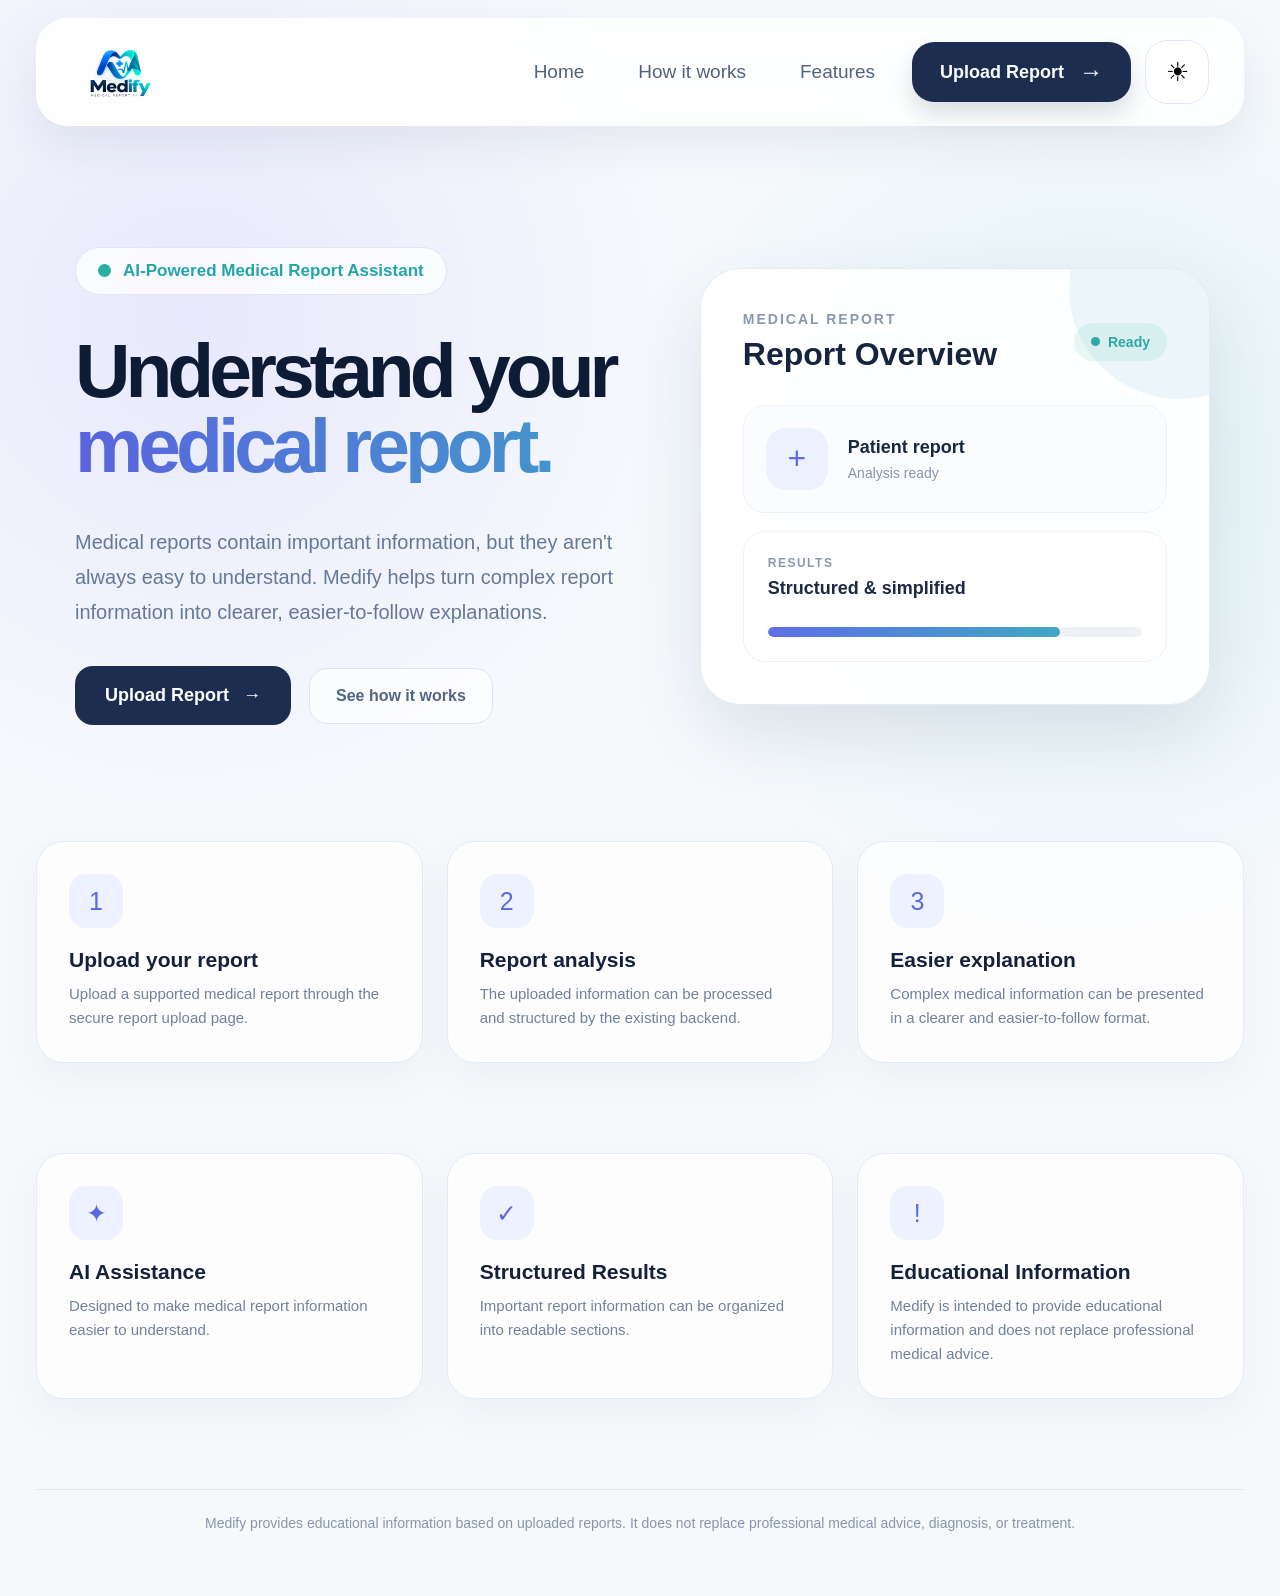
<file: frontend/index.html>
<!doctype html>
<html lang="en">
  <head>
    <meta charset="UTF-8" />
    <meta name="viewport" content="width=device-width, initial-scale=1.0" />

    <title>Medify — AI Medical Report Assistant</title>

    <style>
      /* =========================================================
           GLOBAL
        ========================================================= */

      * {
        margin: 0;
        padding: 0;
        box-sizing: border-box;
      }

      html {
        scroll-behavior: smooth;
      }

      body {
        font-family: Arial, Helvetica, sans-serif;

        background:
          radial-gradient(
            circle at 15% 20%,
            rgba(103, 91, 255, 0.1),
            transparent 30%
          ),
          radial-gradient(
            circle at 85% 30%,
            rgba(42, 183, 185, 0.1),
            transparent 30%
          ),
          #f6f9fc;

        color: #14213d;

        min-height: 100vh;

        transition:
          background 0.4s ease,
          color 0.4s ease;
      }

      /* =========================================================
           NAVBAR
        ========================================================= */

      .navbar {
        position: sticky;

        top: 18px;

        z-index: 1000;

        width: calc(100% - 72px);

        max-width: 1540px;

        height: 108px;

        margin: 18px auto 0;

        display: flex;

        align-items: center;

        justify-content: space-between;

        padding: 0 34px;

        background: rgba(255, 255, 255, 0.9);

        backdrop-filter: blur(18px);

        -webkit-backdrop-filter: blur(18px);

        border: 1px solid rgba(255, 255, 255, 0.9);

        border-radius: 32px;

        box-shadow: 0 18px 45px rgba(34, 54, 90, 0.08);

        transition:
          width 0.45s cubic-bezier(0.4, 0, 0.2, 1),
          height 0.45s cubic-bezier(0.4, 0, 0.2, 1),
          top 0.45s cubic-bezier(0.4, 0, 0.2, 1),
          padding 0.45s cubic-bezier(0.4, 0, 0.2, 1),
          border-radius 0.45s ease,
          box-shadow 0.45s ease,
          background 0.35s ease;
      }

      /* =========================================================
           MINIMIZED NAVBAR
        ========================================================= */

      .navbar.scrolled {
        top: 10px;

        width: calc(100% - 130px);

        height: 72px;

        border-radius: 22px;

        padding: 0 22px;

        box-shadow: 0 18px 50px rgba(34, 54, 90, 0.15);

        background: rgba(255, 255, 255, 0.78);

        backdrop-filter: blur(28px);

        -webkit-backdrop-filter: blur(28px);
      }

      /* =========================================================
           LOGO
        ========================================================= */

      .logo {
        display: flex;

        align-items: center;

        gap: 20px;

        text-decoration: none;

        color: #162440;

        flex-shrink: 0;

        transition: gap 0.45s ease;
      }

      .site-logo {
        display: block;

        width: 190px;
        height: 66px;

        object-fit: contain;
        object-position: left center;

        background: transparent;

        flex-shrink: 0;

        transition:
          width 0.45s cubic-bezier(0.4, 0, 0.2, 1),
          height 0.45s cubic-bezier(0.4, 0, 0.2, 1),
          opacity 0.45s ease;
      }

      .navbar.scrolled .logo {
        gap: 13px;
      }

      .navbar.scrolled .site-logo {
        width: 145px;
        height: 44px;

        opacity: 0.96;
      }

      /* =========================================================
           NAVIGATION
        ========================================================= */

      .nav-right {
        display: flex;

        align-items: center;

        gap: 14px;
      }

      .nav-links {
        display: flex;

        align-items: center;

        gap: 8px;

        transition: gap 0.45s ease;
      }

      .nav-link {
        text-decoration: none;

        color: #50627f;

        font-size: 19px;

        font-weight: 500;

        padding: 17px 23px;

        border-radius: 18px;

        transition:
          background 0.25s ease,
          color 0.25s ease,
          transform 0.25s ease,
          font-size 0.45s ease,
          padding 0.45s ease;
      }

      .nav-link:hover {
        background: #f0f4ff;

        color: #243b68;

        transform: translateY(-1px);
      }

      /* Smaller navigation when scrolling */

      .navbar.scrolled .nav-links {
        gap: 2px;
      }

      .navbar.scrolled .nav-link {
        font-size: 15px;

        padding: 11px 15px;

        border-radius: 13px;
      }

      /* =========================================================
           UPLOAD BUTTON
        ========================================================= */

      .upload-btn {
        text-decoration: none;

        display: inline-flex;

        align-items: center;

        justify-content: center;

        gap: 15px;

        padding: 18px 28px;

        background: #1c2d50;

        color: white;

        border-radius: 22px;

        font-size: 18px;

        font-weight: 700;

        box-shadow: 0 12px 25px rgba(25, 42, 76, 0.16);

        transition:
          transform 0.25s ease,
          box-shadow 0.25s ease,
          padding 0.45s ease,
          font-size 0.45s ease,
          border-radius 0.45s ease,
          gap 0.45s ease;
      }

      .upload-btn:hover {
        transform: translateY(-3px);

        box-shadow: 0 18px 30px rgba(25, 42, 76, 0.23);
      }

      .navbar.scrolled .upload-btn {
        padding: 12px 19px;

        gap: 9px;

        border-radius: 15px;

        font-size: 15px;
      }

      .arrow {
        font-size: 24px;

        line-height: 1;

        transition: font-size 0.45s ease;
      }

      .navbar.scrolled .arrow {
        font-size: 19px;
      }

      /* =========================================================
           THEME BUTTON
        ========================================================= */

      .theme-btn {
        width: 64px;

        height: 64px;

        border-radius: 22px;

        border: 1px solid #e0e6f4;

        background: rgba(255, 255, 255, 0.9);

        display: flex;

        align-items: center;

        justify-content: center;

        font-size: 26px;

        cursor: pointer;

        transition:
          0.25s ease,
          width 0.45s ease,
          height 0.45s ease,
          border-radius 0.45s ease,
          font-size 0.45s ease;
      }

      .theme-btn:hover {
        background: #f1f4ff;

        transform: rotate(10deg);
      }

      .navbar.scrolled .theme-btn {
        width: 46px;

        height: 46px;

        border-radius: 14px;

        font-size: 21px;
      }

      /* =========================================================
           HERO
        ========================================================= */

      .hero {
        width: calc(100% - 72px);

        max-width: 1540px;

        margin: 45px auto 0;

        min-height: 650px;

        display: grid;

        grid-template-columns: 1fr 0.88fr;

        align-items: center;

        gap: 50px;

        padding: 50px 34px 70px;
      }

      .hero-left {
        padding-left: 5px;
      }

      .badge {
        display: inline-flex;

        align-items: center;

        gap: 12px;

        padding: 13px 22px;

        background: rgba(255, 255, 255, 0.78);

        border: 1px solid #e0e6f2;

        border-radius: 40px;

        color: #24a5ad;

        font-size: 17px;

        font-weight: 700;

        margin-bottom: 38px;
      }

      .badge-dot {
        width: 13px;

        height: 13px;

        border-radius: 50%;

        background: #29afa5;
      }

      .hero-title {
        font-size: clamp(60px, 6vw, 96px);

        line-height: 0.98;

        letter-spacing: -5px;

        font-weight: 800;

        color: #0d1b35;

        max-width: 850px;
      }

      .hero-title .gradient {
        display: block;

        background: linear-gradient(90deg, #5964df, #409dc9);

        -webkit-background-clip: text;

        background-clip: text;

        color: transparent;
      }

      .hero-description {
        margin-top: 42px;

        max-width: 720px;

        color: #657897;

        font-size: 20px;

        line-height: 1.75;
      }

      .hero-actions {
        margin-top: 36px;

        display: flex;

        align-items: center;

        gap: 18px;
      }

      .primary-btn {
        display: inline-flex;

        align-items: center;

        gap: 14px;

        padding: 19px 30px;

        background: #1c2d50;

        color: white;

        text-decoration: none;

        border-radius: 18px;

        font-size: 18px;

        font-weight: 700;

        transition: 0.25s ease;
      }

      .primary-btn:hover {
        transform: translateY(-3px);

        box-shadow: 0 14px 28px rgba(27, 43, 76, 0.2);
      }

      .secondary-btn {
        display: inline-flex;

        align-items: center;

        padding: 18px 26px;

        border-radius: 18px;

        color: #526684;

        border: 1px solid #dce4f2;

        background: rgba(255, 255, 255, 0.7);

        text-decoration: none;

        font-weight: 600;

        transition: 0.25s ease;
      }

      .secondary-btn:hover {
        background: white;

        transform: translateY(-2px);
      }

      /* =========================================================
           REPORT CARD
        ========================================================= */

      .report-card {
        position: relative;

        width: 100%;

        max-width: 630px;

        margin-left: auto;

        padding: 42px;

        background: rgba(255, 255, 255, 0.94);

        border-radius: 40px;

        border: 1px solid rgba(226, 233, 244, 0.9);

        box-shadow: 0 30px 70px rgba(55, 78, 111, 0.12);

        overflow: hidden;
      }

      .report-card::before {
        content: "";

        position: absolute;

        width: 220px;

        height: 220px;

        right: -80px;

        top: -90px;

        border-radius: 50%;

        background: rgba(77, 170, 208, 0.1);
      }

      .report-header {
        display: flex;

        align-items: center;

        justify-content: space-between;

        margin-bottom: 32px;
      }

      .small-title {
        font-size: 14px;

        letter-spacing: 2px;

        color: #8998b0;

        font-weight: 700;
      }

      .report-heading {
        font-size: 32px;

        margin-top: 9px;

        color: #162440;
      }

      .ready {
        display: flex;

        align-items: center;

        gap: 8px;

        padding: 11px 17px;

        background: #e8f7f4;

        color: #2ba79e;

        border-radius: 30px;

        font-size: 14px;

        font-weight: 700;
      }

      .ready-dot {
        width: 9px;

        height: 9px;

        border-radius: 50%;

        background: #2ba79e;
      }

      .patient-box {
        display: flex;

        align-items: center;

        gap: 20px;

        padding: 22px;

        border-radius: 22px;

        background: #fbfcff;

        border: 1px solid #edf1f7;
      }

      .patient-icon {
        width: 62px;

        height: 62px;

        display: flex;

        align-items: center;

        justify-content: center;

        border-radius: 20px;

        background: #edf0ff;

        color: #5d6ee5;

        font-size: 32px;
      }

      .patient-title {
        font-size: 18px;

        font-weight: 700;

        color: #182640;
      }

      .patient-subtitle {
        margin-top: 7px;

        color: #8795aa;

        font-size: 14px;
      }

      .results {
        margin-top: 18px;

        padding: 24px;

        border-radius: 22px;

        border: 1px solid #edf1f7;

        background: white;
      }

      .result-label {
        color: #8998b0;

        font-size: 12px;

        letter-spacing: 1.5px;

        font-weight: 700;
      }

      .result-value {
        margin-top: 8px;

        font-size: 18px;

        font-weight: 700;

        color: #1a2944;
      }

      .progress {
        height: 10px;

        margin-top: 28px;

        border-radius: 20px;

        background: #eef2f8;

        overflow: hidden;
      }

      .progress span {
        display: block;

        width: 78%;

        height: 100%;

        border-radius: inherit;

        background: linear-gradient(90deg, #5e70e6, #42a6c4);
      }

      /* =========================================================
           FEATURES
        ========================================================= */

      .features {
        width: calc(100% - 72px);

        max-width: 1450px;

        margin: 20px auto 90px;

        display: grid;

        grid-template-columns: repeat(3, 1fr);

        gap: 24px;
      }

      .feature {
        padding: 32px;

        border-radius: 28px;

        background: rgba(255, 255, 255, 0.75);

        border: 1px solid #e4eaf4;

        box-shadow: 0 15px 40px rgba(50, 70, 100, 0.05);
      }

      .feature-icon {
        width: 54px;

        height: 54px;

        border-radius: 17px;

        display: flex;

        align-items: center;

        justify-content: center;

        background: #eef1ff;

        color: #596be0;

        font-size: 25px;

        margin-bottom: 20px;
      }

      .feature h3 {
        font-size: 21px;

        margin-bottom: 10px;
      }

      .feature p {
        color: #71819c;

        line-height: 1.6;

        font-size: 15px;
      }

      /* =========================================================
           FOOTER
        ========================================================= */

      footer {
        width: calc(100% - 72px);

        max-width: 1450px;

        margin: 0 auto 40px;

        padding: 25px 0;

        border-top: 1px solid #e0e6f0;

        color: #8795aa;

        text-align: center;

        font-size: 14px;
      }

      /* =========================================================
           DARK MODE
        ========================================================= */

      body.dark {
        background:
          radial-gradient(
            circle at 20% 20%,
            rgba(85, 98, 200, 0.18),
            transparent 30%
          ),
          #101827;

        color: #f3f6ff;
      }

      body.dark .navbar {
        background: rgba(18, 29, 47, 0.9);

        border-color: rgba(60, 76, 105, 0.65);
      }

      body.dark .navbar.scrolled {
        background: rgba(18, 29, 47, 0.78);

        box-shadow: 0 18px 50px rgba(0, 0, 0, 0.3);
      }

      body.dark .navbar,
      body.dark .report-card,
      body.dark .feature,
      body.dark .secondary-btn {
        background: rgba(24, 35, 55, 0.92);

        border-color: #2b3850;
      }

      body.dark .nav-link {
        color: #b9c5db;
      }

      body.dark .nav-link:hover {
        background: #27344d;

        color: white;
      }

      body.dark .logo-text,
      body.dark .hero-title,
      body.dark .report-heading,
      body.dark .patient-title,
      body.dark .result-value,
      body.dark .feature h3 {
        color: white;
      }

      body.dark .hero-description,
      body.dark .feature p,
      body.dark .patient-subtitle {
        color: #a5b3ca;
      }

      body.dark .theme-btn {
        background: #1a263c;

        border-color: #33405a;

        color: white;
      }

      body.dark .patient-box,
      body.dark .results {
        background: #172238;

        border-color: #2d3a51;
      }

      body.dark footer {
        border-color: #2c3850;
      }

      /* =========================================================
           RESPONSIVE — TABLET
        ========================================================= */

      @media (max-width: 1100px) {
        .navbar {
          width: calc(100% - 36px);

          padding: 0 22px;
        }

        .nav-link {
          padding: 14px 12px;
        }

        .upload-btn {
          padding: 16px 20px;
        }

        .hero {
          grid-template-columns: 1fr;

          padding-top: 60px;
        }

        .report-card {
          margin: 0 auto;
        }

        .navbar.scrolled {
          width: calc(100% - 60px);
        }
      }

      /* =========================================================
           RESPONSIVE — MOBILE
        ========================================================= */

      @media (max-width: 750px) {
        .navbar {
          height: auto;

          min-height: 82px;

          padding: 14px 18px;

          border-radius: 25px;

          flex-wrap: wrap;

          gap: 12px;
        }

        .navbar.scrolled {
          width: calc(100% - 24px);

          height: auto;

          min-height: 64px;

          padding: 10px 14px;

          border-radius: 20px;
        }

        .logo {
          gap: 10px;
        }

        .logo-icon {
          width: 50px;

          height: 50px;

          border-radius: 18px;

          font-size: 30px;
        }

        .logo-text {
          font-size: 28px;
        }

        .navbar.scrolled .logo-icon {
          width: 40px;

          height: 40px;

          border-radius: 13px;

          font-size: 25px;
        }

        .navbar.scrolled .logo-text {
          font-size: 24px;
        }

        .nav-right {
          width: 100%;

          justify-content: space-between;
        }

        .nav-links {
          display: none;
        }

        .upload-btn {
          flex: 1;
        }

        .navbar.scrolled .upload-btn {
          padding: 11px 16px;

          font-size: 14px;
        }

        .theme-btn {
          width: 55px;

          height: 55px;
        }

        .navbar.scrolled .theme-btn {
          width: 46px;

          height: 46px;
        }

        .hero {
          width: calc(100% - 30px);

          padding: 40px 10px;

          margin-top: 25px;
        }

        .hero-title {
          font-size: 55px;

          letter-spacing: -3px;
        }

        .hero-description {
          font-size: 17px;
        }

        .report-card {
          padding: 26px;

          border-radius: 30px;
        }

        .features {
          width: calc(100% - 30px);

          grid-template-columns: 1fr;
        }

        footer {
          width: calc(100% - 30px);
        }
      }

      /* =========================================================
           REDUCED MOTION
        ========================================================= */

      @media (prefers-reduced-motion: reduce) {
        html {
          scroll-behavior: auto;
        }

        * {
          transition-duration: 0.01ms !important;
        }
      }
    </style>
  </head>

  <body>
    <!-- =========================================================
         NAVBAR
    ========================================================= -->

    <header class="navbar" id="navbar">
      <a href="#home" class="logo" aria-label="Medify home">
        <img src="assets/medify-logo.png" alt="Medify" class="site-logo" />
      </a>

      <div class="nav-right">
        <nav class="nav-links">
          <a href="index.html" class="nav-link"> Home </a>

          <a href="#how-it-works" class="nav-link"> How it works </a>

          <a href="#features" class="nav-link"> Features </a>
        </nav>

        <!-- WORKING UPLOAD BUTTON -->

        <a href="upload.html" class="upload-btn">
          Upload Report

          <span class="arrow"> → </span>
        </a>

        <!-- THEME BUTTON -->

        <button
          class="theme-btn"
          id="themeButton"
          aria-label="Toggle theme"
          type="button"
        >
          ☀
        </button>
      </div>
    </header>

    <!-- =========================================================
         MAIN
    ========================================================= -->

    <main>
      <!-- =====================================================
             HERO
        ====================================================== -->

      <section class="hero">
        <div class="hero-left">
          <div class="badge">
            <span class="badge-dot"></span>

            AI-Powered Medical Report Assistant
          </div>

          <h1 class="hero-title">
            Understand your

            <span class="gradient"> medical report. </span>
          </h1>

          <p class="hero-description">
            Medical reports contain important information, but they aren't
            always easy to understand. Medify helps turn complex report
            information into clearer, easier-to-follow explanations.
          </p>

          <div class="hero-actions">
            <a href="upload.html" class="primary-btn">
              Upload Report

              <span> → </span>
            </a>

            <a href="#how-it-works" class="secondary-btn"> See how it works </a>
          </div>
        </div>

        <!-- =================================================
                 REPORT PREVIEW
            ================================================== -->

        <div class="report-card">
          <div class="report-header">
            <div>
              <div class="small-title">MEDICAL REPORT</div>

              <h2 class="report-heading">Report Overview</h2>
            </div>

            <div class="ready">
              <span class="ready-dot"></span>

              Ready
            </div>
          </div>

          <div class="patient-box">
            <div class="patient-icon">+</div>

            <div>
              <div class="patient-title">Patient report</div>

              <div class="patient-subtitle">Analysis ready</div>
            </div>
          </div>

          <div class="results">
            <div class="result-label">RESULTS</div>

            <div class="result-value">Structured & simplified</div>

            <div class="progress">
              <span></span>
            </div>
          </div>
        </div>
      </section>

      <!-- =====================================================
             HOW IT WORKS
        ====================================================== -->

      <section class="features" id="how-it-works">
        <div class="feature">
          <div class="feature-icon">1</div>

          <h3>Upload your report</h3>

          <p>
            Upload a supported medical report through the secure report upload
            page.
          </p>
        </div>

        <div class="feature">
          <div class="feature-icon">2</div>

          <h3>Report analysis</h3>

          <p>
            The uploaded information can be processed and structured by the
            existing backend.
          </p>
        </div>

        <div class="feature">
          <div class="feature-icon">3</div>

          <h3>Easier explanation</h3>

          <p>
            Complex medical information can be presented in a clearer and
            easier-to-follow format.
          </p>
        </div>
      </section>

      <!-- =====================================================
             FEATURES
        ====================================================== -->

      <section class="features" id="features">
        <div class="feature">
          <div class="feature-icon">✦</div>

          <h3>AI Assistance</h3>

          <p>
            Designed to make medical report information easier to understand.
          </p>
        </div>

        <div class="feature">
          <div class="feature-icon">✓</div>

          <h3>Structured Results</h3>

          <p>
            Important report information can be organized into readable
            sections.
          </p>
        </div>

        <div class="feature">
          <div class="feature-icon">!</div>

          <h3>Educational Information</h3>

          <p>
            Medify is intended to provide educational information and does not
            replace professional medical advice.
          </p>
        </div>
      </section>
    </main>

    <!-- =========================================================
         FOOTER
    ========================================================= -->

    <footer>
      Medify provides educational information based on uploaded reports. It does
      not replace professional medical advice, diagnosis, or treatment.
    </footer>

    <!-- =========================================================
         JAVASCRIPT
    ========================================================= -->

    <script>
      /* =====================================================
           THEME
        ====================================================== */

      const themeButton = document.getElementById("themeButton");

      const savedTheme = localStorage.getItem("medify-theme");

      if (savedTheme === "dark") {
        document.body.classList.add("dark");

        themeButton.textContent = "☾";
      }

      themeButton.addEventListener("click", function () {
        document.body.classList.toggle("dark");

        const darkMode = document.body.classList.contains("dark");

        localStorage.setItem("medify-theme", darkMode ? "dark" : "light");

        themeButton.textContent = darkMode ? "☾" : "☀";
      });

      /* =====================================================
           MINIMIZE NAVBAR ON SCROLL
        ====================================================== */

      const navbar = document.getElementById("navbar");

      function handleNavbarScroll() {
        if (window.scrollY > 80) {
          navbar.classList.add("scrolled");
        } else {
          navbar.classList.remove("scrolled");
        }
      }

      /* Run once when page loads */

      handleNavbarScroll();

      /* Listen for scrolling */

      window.addEventListener("scroll", handleNavbarScroll, { passive: true });
    </script>
  </body>
</html>
</file>
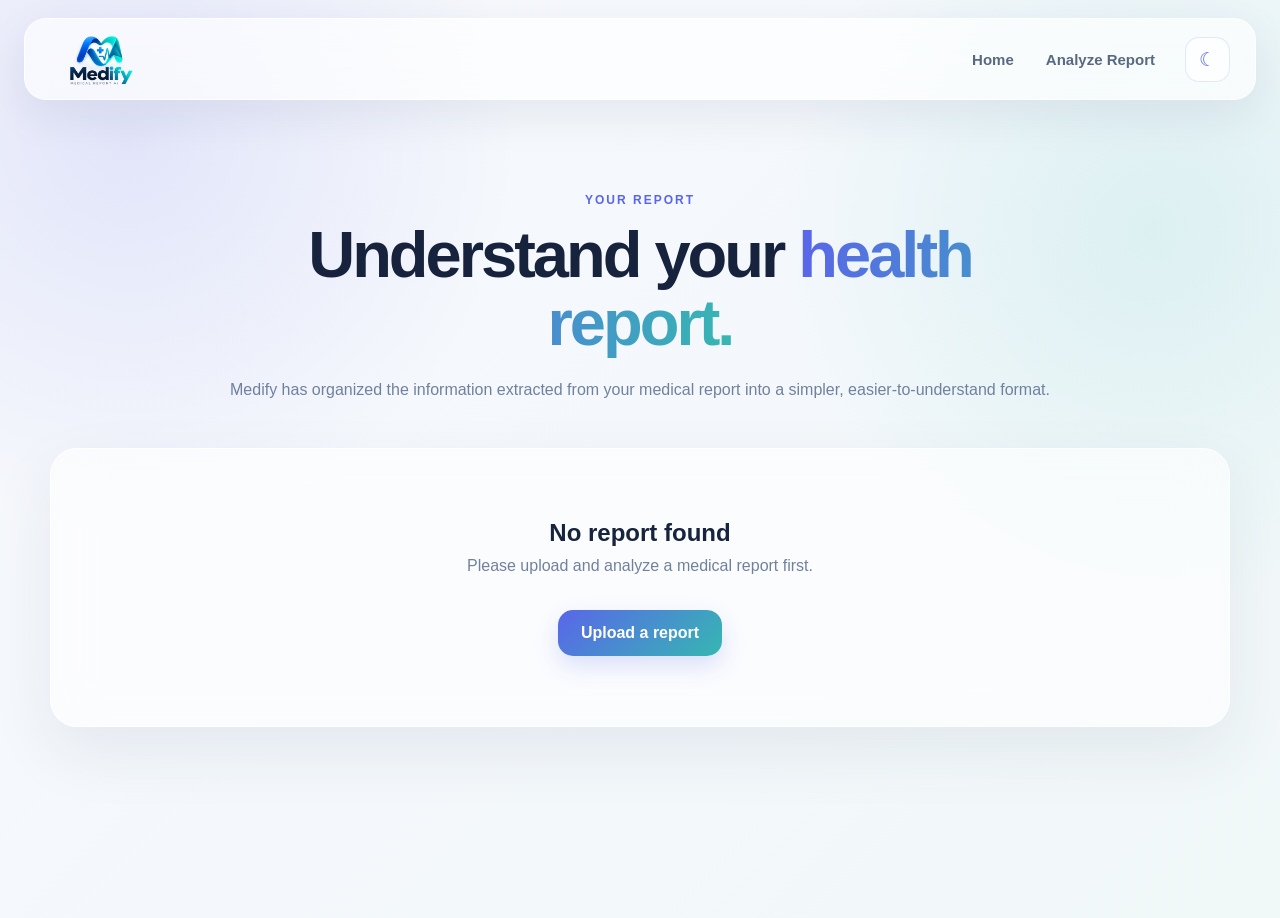
<file: frontend/results.html>
<!doctype html>
<html lang="en">
  <head>
    <meta charset="UTF-8" />
    <meta name="viewport" content="width=device-width, initial-scale=1.0" />

    <title>Medify — Report Results</title>

    <style>
      * {
        margin: 0;
        padding: 0;
        box-sizing: border-box;
      }

      html {
        scroll-behavior: smooth;
      }

      body {
        min-height: 100vh;
        font-family:
          Inter,
          -apple-system,
          BlinkMacSystemFont,
          "Segoe UI",
          sans-serif;

        color: #17233d;

        background:
          radial-gradient(
            circle at 10% 15%,
            rgba(91, 103, 235, 0.13),
            transparent 28%
          ),
          radial-gradient(
            circle at 90% 25%,
            rgba(53, 181, 177, 0.12),
            transparent 28%
          ),
          linear-gradient(135deg, #f7f8fc, #f4f8fc, #f1f8f8);

        transition:
          background 0.35s ease,
          color 0.35s ease;
      }

      a {
        color: inherit;
        text-decoration: none;
      }

      button {
        font: inherit;
      }

      /* =========================
           NAVBAR
        ========================= */

      .navbar {
        position: sticky;
        top: 18px;
        z-index: 1000;

        width: calc(100% - 48px);
        max-width: 1400px;

        margin: 18px auto 0;

        border: 1px solid rgba(255, 255, 255, 0.75);
        border-radius: 22px;

        background: rgba(255, 255, 255, 0.67);

        backdrop-filter: blur(22px);
        -webkit-backdrop-filter: blur(22px);

        box-shadow: 0 15px 45px rgba(30, 43, 80, 0.08);

        transition: 0.3s ease;
      }

      .navbar.scrolled {
        width: min(1180px, calc(100% - 70px));
        top: 10px;
        margin-top: 10px;
        border-radius: 18px;
      }

      .nav-container {
        min-height: 80px;

        display: flex;
        align-items: center;
        justify-content: space-between;

        padding: 0 25px;
      }

      .logo {
        display: flex;
        align-items: center;
        gap: 12px;

        font-size: 25px;
        font-weight: 800;
      }

      /* =========================================================
                    MEDIFY IMAGE LOGO
    ========================================================= */

      .site-logo {
        display: block;

        width: 185px;
        height: 58px;

        object-fit: contain;
        object-position: left center;

        background: transparent;

        transform: scale(1.18);
        transform-origin: left center;

        transition: opacity 0.25s ease;
      }

      .nav-right {
        display: flex;
        align-items: center;
        gap: 30px;
      }

      .nav-links {
        display: flex;
        gap: 32px;
      }

      .nav-links a {
        color: #596982;
        font-size: 15px;
        font-weight: 600;
      }

      .nav-links a:hover {
        color: #5966e9;
      }

      .theme-toggle {
        width: 45px;
        height: 45px;

        border: 1px solid rgba(89, 102, 233, 0.15);
        border-radius: 14px;

        cursor: pointer;

        background: rgba(255, 255, 255, 0.7);
        color: #5966e9;

        font-size: 19px;
      }

      /* =========================
           MAIN
        ========================= */

      .results-main {
        width: min(1180px, calc(100% - 40px));

        margin: auto;

        padding: 90px 0 80px;
      }

      .page-heading {
        text-align: center;
        max-width: 850px;

        margin: 0 auto 45px;
      }

      .section-label {
        display: inline-block;

        margin-bottom: 14px;

        color: #5966e9;

        font-size: 12px;
        font-weight: 800;
        letter-spacing: 2px;
      }

      .page-heading h1 {
        font-size: clamp(40px, 6vw, 65px);
        line-height: 1.05;
        letter-spacing: -3px;
      }

      .page-heading h1 span {
        background: linear-gradient(90deg, #5966e9, #36b7b2);

        -webkit-background-clip: text;
        background-clip: text;

        color: transparent;
      }

      .page-heading p {
        margin-top: 18px;

        color: #71819d;

        line-height: 1.7;
        font-size: 16px;
      }

      /* =========================
           CARDS
        ========================= */

      .glass-card {
        border: 1px solid rgba(255, 255, 255, 0.8);
        border-radius: 27px;

        background: rgba(255, 255, 255, 0.62);

        backdrop-filter: blur(25px);
        -webkit-backdrop-filter: blur(25px);

        box-shadow: 0 25px 65px rgba(40, 55, 90, 0.08);
      }

      .overview {
        display: grid;

        grid-template-columns: 1.5fr 0.8fr;

        gap: 20px;
      }

      .summary-card,
      .patient-card {
        padding: 32px;
      }

      .card-label {
        color: #5966e9;

        font-size: 11px;
        font-weight: 800;

        letter-spacing: 1.6px;
      }

      .summary-card h2,
      .patient-card h2 {
        margin-top: 8px;

        color: #17243d;

        font-size: 28px;
      }

      .summary-card p {
        margin-top: 16px;

        color: #5e6d84;

        line-height: 1.75;
      }

      /* =========================
           PATIENT
        ========================= */

      .patient-grid {
        display: grid;

        grid-template-columns: repeat(2, 1fr);

        gap: 12px;

        margin-top: 20px;
      }

      .patient-item {
        padding: 15px;

        border-radius: 17px;

        background: rgba(247, 249, 253, 0.8);
        border: 1px solid #e4e9f1;
      }

      .patient-item span {
        display: block;

        color: #8b98ac;

        font-size: 10px;
        font-weight: 800;

        text-transform: uppercase;
        letter-spacing: 1px;
      }

      .patient-item strong {
        display: block;

        margin-top: 6px;

        color: #1b2943;
      }

      /* =========================
           CONTENT
        ========================= */

      .content-card {
        margin-top: 24px;
        padding: 34px;
      }

      .content-heading {
        margin-bottom: 28px;
      }

      .content-heading h2 {
        margin-top: 7px;

        color: #17243d;

        font-size: 29px;
      }

      .content-heading p {
        margin-top: 8px;

        color: #7b8aa1;

        line-height: 1.6;
      }

      /* =========================
           TEST SECTIONS
        ========================= */

      .metric-section {
        margin-top: 25px;
        padding: 25px;

        border-radius: 22px;

        background: rgba(255, 255, 255, 0.58);
        border: 1px solid #e0e6ef;
      }

      .metric-section:first-child {
        margin-top: 0;
      }

      .section-title {
        display: flex;
        align-items: center;

        gap: 12px;

        color: #18253e;

        font-size: 20px;
        font-weight: 800;
      }

      .section-icon {
        width: 40px;
        height: 40px;

        display: flex;
        align-items: center;
        justify-content: center;

        border-radius: 13px;

        background: linear-gradient(
          135deg,
          rgba(89, 102, 233, 0.13),
          rgba(54, 183, 178, 0.14)
        );
      }

      .metric-list {
        display: grid;
        gap: 13px;

        margin-top: 20px;
      }

      .metric-row {
        padding: 21px;

        border-radius: 18px;

        background: rgba(250, 252, 255, 0.8);

        border: 1px solid #e3e8f0;
      }

      .metric-top {
        display: flex;

        justify-content: space-between;
        align-items: flex-start;

        gap: 15px;
      }

      .metric-name {
        color: #172640;

        font-size: 16px;
        font-weight: 800;
      }

      .metric-status {
        padding: 7px 11px;

        border-radius: 999px;

        font-size: 11px;
        font-weight: 800;

        white-space: nowrap;
      }

      .status-normal {
        color: #148772;
        background: #e8f8f3;
      }

      .status-high,
      .status-low {
        color: #a36a00;
        background: #fff4dd;
      }

      .status-unknown {
        color: #667085;
        background: #edf0f4;
      }

      .metric-values {
        display: grid;

        grid-template-columns: repeat(3, 1fr);

        gap: 12px;

        margin-top: 17px;
      }

      .value-box {
        padding: 13px 15px;

        border-radius: 14px;

        background: #f1f5fa;
      }

      .value-box span {
        display: block;

        color: #8996aa;

        font-size: 10px;
        font-weight: 800;

        text-transform: uppercase;
        letter-spacing: 0.7px;
      }

      .value-box strong {
        display: block;

        margin-top: 6px;

        color: #1b2942;

        font-size: 14px;
      }

      .explanation {
        margin-top: 16px;
        padding: 16px 18px;

        border-left: 3px solid #5966e9;
        border-radius: 0 13px 13px 0;

        background: rgba(89, 102, 233, 0.055);

        color: #52627b;

        line-height: 1.65;
        font-size: 14px;
      }

      body.dark .explanation {
        color: #aebbd3;
      }

      body.dark .explanation p {
        color: #aebbd3 !important;
      }

      .explanation strong {
        display: block;

        margin-bottom: 5px;

        color: #5966e9;

        font-size: 11px;
        text-transform: uppercase;
        letter-spacing: 1px;
      }

      /* =========================
           INFORMATION BOXES
        ========================= */

      .info-grid {
        display: grid;

        grid-template-columns: repeat(3, 1fr);

        gap: 18px;

        margin-top: 24px;
      }

      .info-card {
        padding: 25px;

        border-radius: 23px;

        background: rgba(255, 255, 255, 0.62);

        border: 1px solid rgba(255, 255, 255, 0.8);

        box-shadow: 0 18px 45px rgba(40, 55, 90, 0.06);
      }

      .info-card h3 {
        color: #18253e;

        font-size: 18px;
      }

      .info-card ul {
        margin-top: 15px;
        padding-left: 20px;

        color: #596a82;

        line-height: 1.7;
        font-size: 14px;
      }

      .info-card li {
        margin-bottom: 8px;
      }

      /* =========================
           DISCLAIMER
        ========================= */

      .disclaimer {
        margin-top: 24px;
        padding: 22px 25px;

        border-radius: 20px;

        background: rgba(255, 249, 232, 0.8);

        border: 1px solid #f2dfae;

        color: #765d27;

        line-height: 1.65;

        font-size: 13px;
      }

      /* =========================
           ACTIONS
        ========================= */

      .actions {
        display: flex;
        justify-content: center;

        gap: 14px;

        margin-top: 35px;
      }

      .btn {
        border: none;

        padding: 14px 23px;

        border-radius: 15px;

        cursor: pointer;

        font-weight: 700;

        transition: 0.25s ease;
      }

      .btn-primary {
        color: white;

        background: linear-gradient(135deg, #5966e9, #36b7b2);

        box-shadow: 0 10px 25px rgba(89, 102, 233, 0.2);
      }

      .btn-secondary {
        color: #5966e9;

        background: rgba(255, 255, 255, 0.75);

        border: 1px solid #dfe5ef;
      }

      .btn:hover {
        transform: translateY(-2px);
      }

      /* =========================
           EMPTY / ERROR
        ========================= */

      .empty-state {
        text-align: center;

        padding: 70px 25px;
      }

      .empty-state h2 {
        color: #17243d;
      }

      .empty-state p {
        margin-top: 10px;

        color: #71819d;
      }

      /* =========================
           DARK MODE
        ========================= */

      body.dark {
        color: #edf2ff;

        background:
          radial-gradient(
            circle at 10% 15%,
            rgba(89, 102, 233, 0.16),
            transparent 28%
          ),
          radial-gradient(
            circle at 90% 25%,
            rgba(54, 183, 178, 0.12),
            transparent 28%
          ),
          #0c1220;
      }

      body.dark .navbar,
      body.dark .glass-card,
      body.dark .info-card {
        background: rgba(20, 28, 45, 0.72);

        border-color: rgba(255, 255, 255, 0.08);
      }

      body.dark .logo,
      body.dark .summary-card h2,
      body.dark .patient-card h2,
      body.dark .content-heading h2,
      body.dark .section-title,
      body.dark .metric-name,
      body.dark .info-card h3,
      body.dark .empty-state h2 {
        color: #edf2ff;
      }

      body.dark .nav-links a,
      body.dark .page-heading p,
      body.dark .summary-card p,
      body.dark .content-heading p,
      body.dark .metric-explanation,
      body.dark .info-card li {
        color: #9eabc1;
      }

      body.dark .theme-toggle,
      body.dark .btn-secondary {
        background: rgba(255, 255, 255, 0.07);
        border-color: rgba(255, 255, 255, 0.1);
      }

      body.dark .patient-item,
      body.dark .metric-row,
      body.dark .metric-section,
      body.dark .value-box {
        background: rgba(255, 255, 255, 0.045);
        border-color: rgba(255, 255, 255, 0.08);
      }

      body.dark .patient-item strong,
      body.dark .value-box strong {
        color: #e7edfb;
      }

      body.dark .explanation {
        background: rgba(89, 102, 233, 0.09);
      }

      body.dark .disclaimer {
        background: rgba(120, 91, 25, 0.18);
        border-color: rgba(215, 173, 76, 0.25);
        color: #dbc78e;
      }

      /* =========================
           RESPONSIVE
        ========================= */

      @media (max-width: 900px) {
        .overview {
          grid-template-columns: 1fr;
        }

        .info-grid {
          grid-template-columns: 1fr;
        }

        .nav-links {
          display: none;
        }

        .metric-values {
          grid-template-columns: 1fr;
        }
      }

      @media (max-width: 600px) {
        .navbar {
          width: calc(100% - 22px);
          top: 8px;
          margin-top: 8px;
        }

        .nav-container {
          min-height: 65px;
          padding: 0 15px;
        }

        .logo {
          font-size: 20px;
        }

        .logo-mark {
          width: 40px;
          height: 40px;

          font-size: 22px;
        }

        .results-main {
          width: calc(100% - 22px);
          padding-top: 65px;
        }

        .page-heading h1 {
          letter-spacing: -2px;
        }

        .summary-card,
        .patient-card,
        .content-card {
          padding: 22px;
        }

        .metric-section {
          padding: 18px;
        }

        .metric-top {
          flex-direction: column;
        }

        .actions {
          flex-direction: column;
        }

        .btn {
          width: 100%;
        }
      }

      /* =========================================================
   ANALYSIS → RESULTS ENTRANCE
========================================================= */

      body.results-enter {
        overflow-x: hidden;
      }

      body.results-enter .navbar {
        opacity: 0;
        transform: translateY(-14px);
        animation: resultsNavbarIn 0.55s cubic-bezier(0.4, 0, 0.2, 1) 0.05s
          forwards;
      }

      body.results-enter .results-main {
        opacity: 0;
        transform: translateY(20px) scale(0.985);

        animation: resultsContentIn 0.65s cubic-bezier(0.4, 0, 0.2, 1) 0.12s
          forwards;
      }

      @keyframes resultsNavbarIn {
        from {
          opacity: 0;
          transform: translateY(-14px);
        }

        to {
          opacity: 1;
          transform: translateY(0);
        }
      }

      @keyframes resultsContentIn {
        from {
          opacity: 0;
          transform: translateY(20px) scale(0.985);
        }

        to {
          opacity: 1;
          transform: translateY(0) scale(1);
        }
      }
    </style>
  </head>

  <body>
    <script>
      /* Restore theme before the Results page is displayed */
      const resultTheme =
        sessionStorage.getItem("medifyTheme") ||
        localStorage.getItem("medify-theme");

      if (resultTheme === "dark") {
        document.body.classList.add("dark");
      }

      sessionStorage.removeItem("medifyTheme");

      /* Preserve the Analysis → Results entrance transition */
      if (sessionStorage.getItem("medifyAnalysisTransition") === "true") {
        document.body.classList.add("results-enter");
        sessionStorage.removeItem("medifyAnalysisTransition");
      }
    </script>
    <header class="navbar" id="navbar">
      <div class="nav-container">
        <a href="index.html" class="logo" aria-label="Medify home">
          <img src="assets/medify-logo.png" alt="Medify" class="site-logo" />
        </a>

        <div class="nav-right">
          <nav class="nav-links">
            <a href="index.html">Home</a>

            <a href="upload.html">Analyze Report</a>
          </nav>

          <button
            class="theme-toggle"
            id="themeToggle"
            type="button"
            aria-label="Toggle theme"
          >
            ☾
          </button>
        </div>
      </div>
    </header>

    <main class="results-main">
      <!-- PAGE HEADING -->

      <section class="page-heading">
        <div class="section-label">YOUR REPORT</div>

        <h1>
          Understand your
          <span>health report.</span>
        </h1>

        <p>
          Medify has organized the information extracted from your medical
          report into a simpler, easier-to-understand format.
        </p>
      </section>

      <!-- RESULTS ARE INSERTED HERE -->

      <div id="resultsContainer"></div>
    </main>

    <script>
      /* =========================================================
       GET BACKEND RESPONSE
    ========================================================= */

      const storedReport = sessionStorage.getItem("medifyReport");

      const filename =
        sessionStorage.getItem("medifyReportFilename") || "Medical Report";

      const container = document.getElementById("resultsContainer");

      /* =========================================================
       THEME
    ========================================================= */

      const themeToggle = document.getElementById("themeToggle");

      const savedTheme = localStorage.getItem("medifyTheme");

      if (savedTheme === "dark") {
        document.body.classList.add("dark");
        themeToggle.textContent = "☀";
      }

      themeToggle.addEventListener("click", () => {
        document.body.classList.toggle("dark");

        const isDark = document.body.classList.contains("dark");

        localStorage.setItem("medifyTheme", isDark ? "dark" : "light");

        themeToggle.textContent = isDark ? "☀" : "☾";
      });

      /* =========================================================
       NAVBAR SCROLL
    ========================================================= */

      window.addEventListener("scroll", () => {
        const navbar = document.getElementById("navbar");

        navbar.classList.toggle("scrolled", window.scrollY > 40);
      });

      /* =========================================================
       ESCAPE HTML
       Prevents report text from being interpreted as HTML.
    ========================================================= */

      function escapeHTML(value) {
        if (value === null || value === undefined) {
          return "";
        }

        return String(value)
          .replace(/&/g, "&amp;")
          .replace(/</g, "&lt;")
          .replace(/>/g, "&gt;")
          .replace(/"/g, "&quot;")
          .replace(/'/g, "&#039;");
      }

      /* =========================================================
       STATUS CLASS
    ========================================================= */

      function getStatusClass(status) {
        const text = String(status || "").toLowerCase();

        if (text.includes("within")) {
          return "status-normal";
        }

        if (text.includes("above") || text.includes("high")) {
          return "status-high";
        }

        if (text.includes("below") || text.includes("low")) {
          return "status-low";
        }

        return "status-unknown";
      }

      /* =========================================================
       PATIENT INFORMATION
    ========================================================= */

      function renderPatient(patient) {
        if (!patient) {
          return `
                <div class="patient-card glass-card">

                    <div class="card-label">
                        PATIENT
                    </div>

                    <h2>
                        Information
                    </h2>

                    <div class="patient-grid">

                        <div class="patient-item">
                            <span>Age</span>
                            <strong>Not provided</strong>
                        </div>

                        <div class="patient-item">
                            <span>Sex</span>
                            <strong>Not provided</strong>
                        </div>

                    </div>

                </div>
            `;
        }

        return `
            <div class="patient-card glass-card">

                <div class="card-label">
                    PATIENT
                </div>

                <h2>
                    Information
                </h2>

                <div class="patient-grid">

                    <div class="patient-item">

                        <span>
                            Age
                        </span>

                        <strong>
                            ${escapeHTML(patient.age ?? "Not provided")}
                        </strong>

                    </div>


                    <div class="patient-item">

                        <span>
                            Sex
                        </span>

                        <strong>
                            ${escapeHTML(patient.sex ?? "Not provided")}
                        </strong>

                    </div>

                </div>

            </div>
        `;
      }

      /* =========================================================
       TEST CARD
    ========================================================= */

      function renderTest(test) {
        const status = test.status || "cannot be determined";

        const statusClass = getStatusClass(status);

        const value = test.reported_value ?? test.value ?? "Not provided";

        const unit = test.reported_unit ?? test.unit ?? "";

        const reference = test.reference_range ?? "Not provided";

        const explanation =
          test.simple_explanation ??
          test.explanation ??
          "No explanation was provided.";

        return `

            <article class="metric-row">

                <div class="metric-top">

                    <div class="metric-name">
                        ${escapeHTML(test.name || "Unnamed test")}
                    </div>

                    <div class="metric-status ${statusClass}">
                      ${escapeHTML(test.user_friendly_status || status)}
                    </div>

                </div>


                <div class="metric-values">

                    <div class="value-box">

                        <span>
                            Reported Value
                        </span>

                        <strong>
                            ${escapeHTML(value)}
                            ${unit ? " " + escapeHTML(unit) : ""}
                        </strong>

                    </div>


                    <div class="value-box">

                        <span>
                            Reference Range
                        </span>

                        <strong>
                            ${escapeHTML(reference)}
                        </strong>

                    </div>


                    <div class="value-box">

                        <span>
                            Report File
                        </span>

                        <strong>
                            ${escapeHTML(filename)}
                        </strong>

                    </div>

                </div>


                <div class="explanation">

                    <strong>
                        What this means
                    </strong>

                    ${escapeHTML(explanation)}

                </div>

            </article>

        `;
      }

      /* =========================================================
       TEST SECTION
    ========================================================= */

      function renderSection(section) {
        const tests = Array.isArray(section.tests) ? section.tests : [];

        if (!tests.length) {
          return "";
        }

        return `

            <section class="metric-section">

                <div class="section-title">

                    <div class="section-icon">
                        ${
                          {
                            blood: "🩸",
                            immune: "🛡️",
                            glucose: "🩸",
                            vitamins: "💊",
                            kidney: "🫘",
                            electrolytes: "⚡",
                            liver: "🫀",
                            thyroid: "🦋",
                            hormones: "🧬",
                            urine: "🧪",
                            lipid: "🫀",
                          }[String(section.icon || "").toLowerCase()] || "🧪"
                        }
                    </div>

                    ${escapeHTML(section.title || "Tests")}

                </div>


                <div class="metric-list">

                    ${tests.map(renderTest).join("")}

                </div>

            </section>

        `;
      }

      /* =========================================================
       FALLBACK FOR tests[]
    ========================================================= */

      function renderFallbackTests(tests) {
        if (!Array.isArray(tests) || !tests.length) {
          return `
                <div class="empty-state">

                    <h2>
                        No test results available
                    </h2>

                    <p>
                        The report did not contain enough
                        verified test information to display.
                    </p>

                </div>
            `;
        }

        return `

            <section class="metric-section">

                <div class="section-title">

                    <div class="section-icon">
                        🧪
                    </div>

                    Test Results

                </div>

                <div class="metric-list">

                    ${tests.map(renderTest).join("")}

                </div>

            </section>

        `;
      }

      /* =========================================================
       LIST ITEMS
    ========================================================= */

      function renderList(items) {
        if (!Array.isArray(items) || !items.length) {
          return `
                <li>
                    No additional information provided.
                </li>
            `;
        }

        return items
          .map(
            (item) => `
                <li>
                    ${escapeHTML(item)}
                </li>
            `,
          )
          .join("");
      }

      /* =========================================================
       MAIN RENDER
    ========================================================= */

      function renderResults(data) {
        const interpretation = data.interpretation || {};

        const patient = data.patient_info || data.patient || null;

        const summary =
          interpretation.summary || "No summary was provided for this report.";

        const sections = Array.isArray(interpretation.sections)
          ? interpretation.sections
          : [];

        const tests = Array.isArray(interpretation.tests)
          ? interpretation.tests
          : [];

        /* =========================
           TEST CONTENT
        ========================= */

        let testsHTML = "";

        if (sections.length) {
          testsHTML = sections.map(renderSection).join("");
        } else {
          testsHTML = renderFallbackTests(tests);
        }

        /* =========================
           PAGE
        ========================= */

        container.innerHTML = `

            <section class="overview">

                <div class="summary-card glass-card">

                    <div class="card-label">
                        REPORT SUMMARY
                    </div>

                    <h2>
                        What your report says
                    </h2>

                    <p>
                        ${escapeHTML(summary)}
                    </p>

                </div>


                ${renderPatient(patient)}

            </section>


            <section class="content-card glass-card">

                <div class="content-heading">

                    <div class="card-label">
                        DETAILED RESULTS
                    </div>

                    <h2>
                        Your test results
                    </h2>

                    <p>
                        Each result below keeps the value and
                        reference range from the analyzed report.
                    </p>

                </div>

                ${testsHTML}

            </section>


            <div class="info-grid">

                <section class="info-card">

                    <h3>
                        Important points
                    </h3>

                    <ul>
                        ${renderList(interpretation.important_points)}
                    </ul>

                </section>


                <section class="info-card">

                    <h3>
                        Questions for your doctor
                    </h3>

                    <ul>
                        ${renderList(
                          interpretation.doctor_discussion_questions,
                        )}
                    </ul>

                </section>


                <section class="info-card">

                    <h3>
                        Limitations
                    </h3>

                    <ul>
                        ${renderList(interpretation.limitations)}
                    </ul>

                </section>

            </div>


            <div class="disclaimer">

                <strong>
                    Important:
                </strong>

                Medify provides educational explanations of
                information contained in a medical report.
                It does not replace a qualified healthcare
                professional's evaluation or diagnosis.

            </div>


            <div class="actions">

                <button
                    class="btn btn-primary"
                    onclick="window.location.href='upload.html'"
                >
                    Analyze another report
                </button>

                <button
                    class="btn btn-secondary"
                    onclick="window.location.href='index.html'"
                >
                    Back to home
                </button>

            </div>

        `;
      }

      /* =========================================================
       LOAD DATA
    ========================================================= */

      if (!storedReport) {
        container.innerHTML = `

            <section class="glass-card empty-state">

                <h2>
                    No report found
                </h2>

                <p>
                    Please upload and analyze a medical report
                    first.
                </p>

                <div class="actions">

                    <button
                        class="btn btn-primary"
                        onclick="window.location.href='upload.html'"
                    >
                        Upload a report
                    </button>

                </div>

            </section>

        `;
      } else {
        try {
          const data = JSON.parse(storedReport);

          renderResults(data);
        } catch (error) {
          console.error("Could not read stored report:", error);

          container.innerHTML = `

                <section class="glass-card empty-state">

                    <h2>
                        Unable to display the report
                    </h2>

                    <p>
                        The analyzed report data could not
                        be read correctly.
                    </p>

                    <div class="actions">

                        <button
                            class="btn btn-primary"
                            onclick="window.location.href='upload.html'"
                        >
                            Analyze again
                        </button>

                    </div>

                </section>

            `;
        }
      }
    </script>
  </body>
</html>
</file>
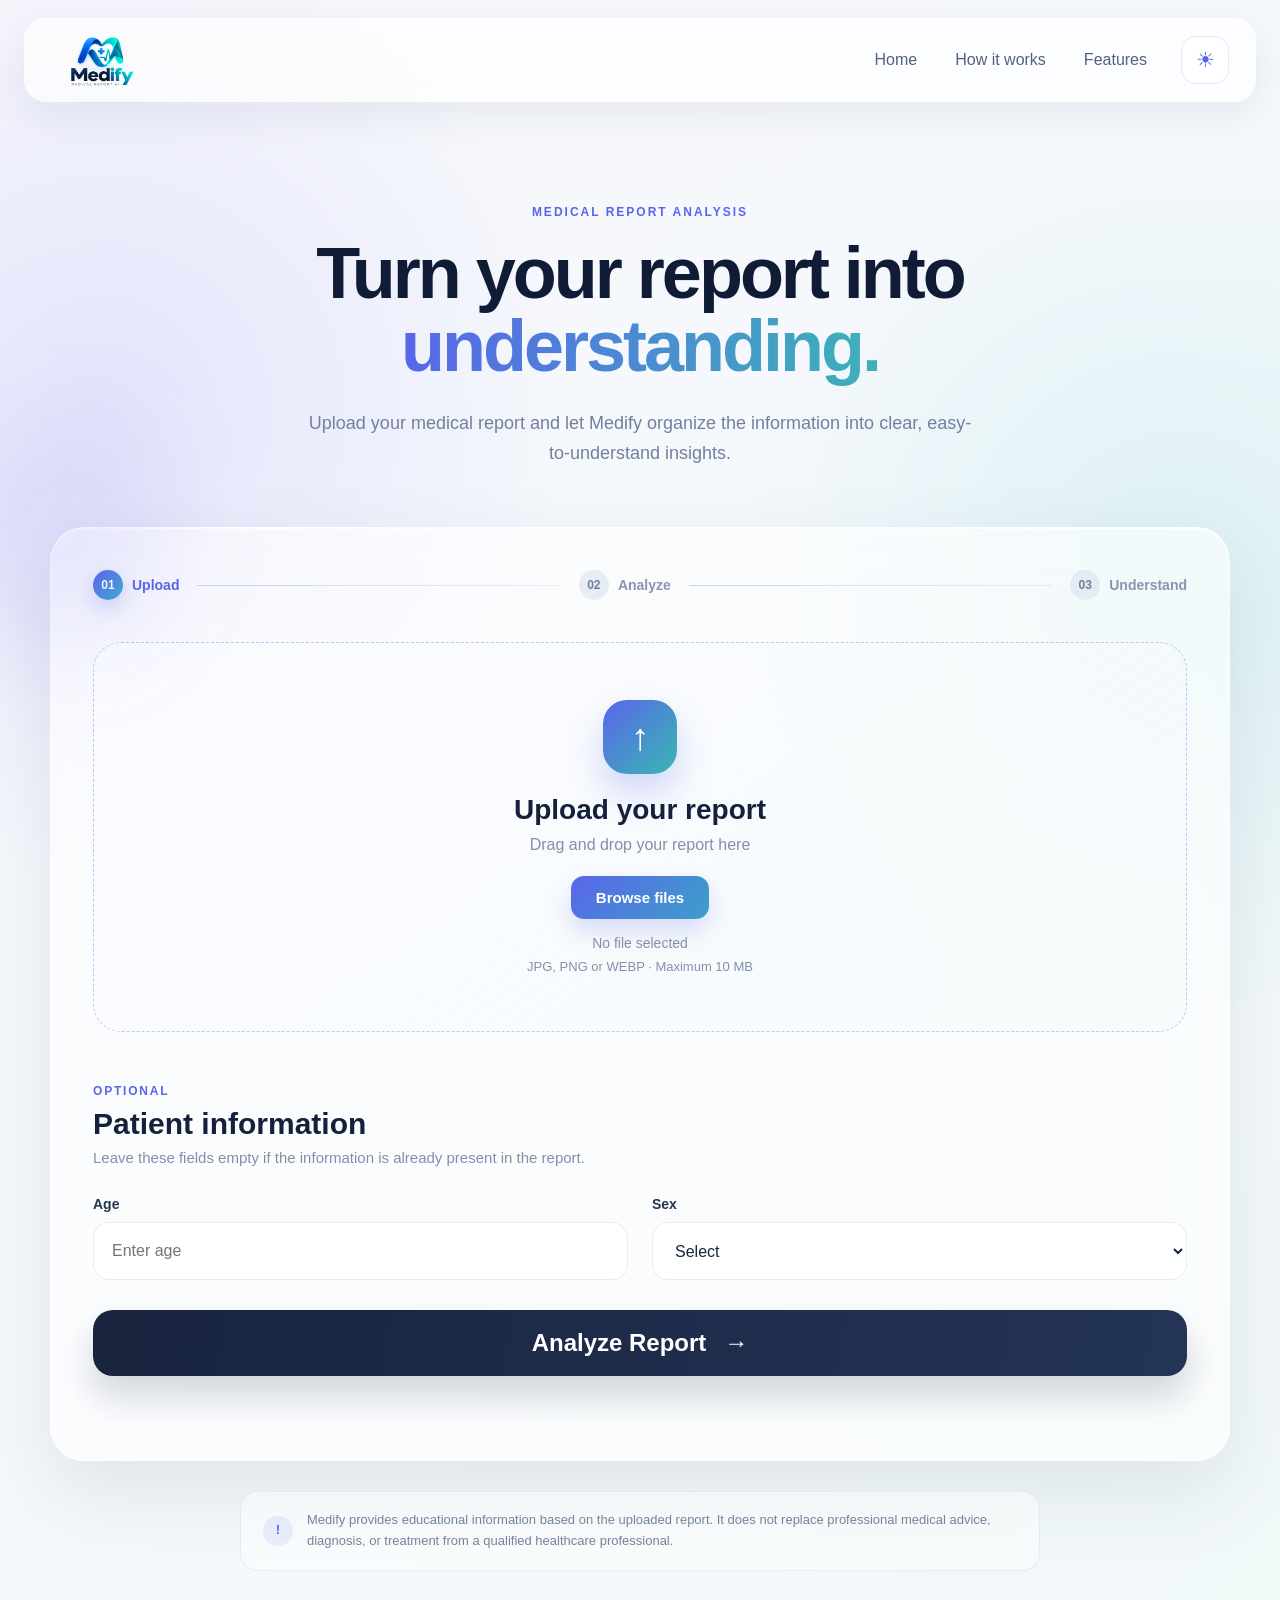
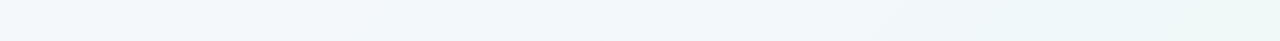
<file: frontend/upload.html>
<!doctype html>
<html lang="en">
  <head>
    <meta charset="UTF-8" />

    <meta name="viewport" content="width=device-width, initial-scale=1.0" />

    <title>Medify — Upload Report</title>

    <style>
      /* =========================================================
           RESET
        ========================================================= */

      * {
        margin: 0;
        padding: 0;
        box-sizing: border-box;
      }

      html {
        scroll-behavior: smooth;
      }

      body {
        min-height: 100vh;
        font-family:
          Inter,
          -apple-system,
          BlinkMacSystemFont,
          "Segoe UI",
          sans-serif;

        color: #14213d;

        background:
          radial-gradient(
            circle at 8% 25%,
            rgba(101, 92, 246, 0.13),
            transparent 28%
          ),
          radial-gradient(
            circle at 92% 35%,
            rgba(49, 190, 185, 0.12),
            transparent 28%
          ),
          linear-gradient(135deg, #f7f8fc 0%, #f5f8fc 48%, #f1f8f8 100%);

        transition:
          background 0.4s ease,
          color 0.4s ease;
      }

      button,
      input,
      select {
        font: inherit;
      }

      a {
        text-decoration: none;
        color: inherit;
      }

      /* =========================================================
           NAVBAR
        ========================================================= */

      .navbar {
        position: sticky;
        top: 18px;
        z-index: 1000;

        width: calc(100% - 48px);
        max-width: 1440px;

        margin: 18px auto 0;

        border: 1px solid rgba(255, 255, 255, 0.72);

        background: rgba(255, 255, 255, 0.66);

        backdrop-filter: blur(22px);
        -webkit-backdrop-filter: blur(22px);

        box-shadow: 0 12px 40px rgba(30, 43, 80, 0.08);

        border-radius: 22px;
      }

      .nav-container {
        min-height: 82px;

        display: flex;
        align-items: center;
        justify-content: space-between;

        padding: 0 26px;
      }

      /* =========================================================
           LOGO
        ========================================================= */

      .logo {
        display: flex;
        align-items: center;
        gap: 14px;

        font-size: 26px;
        font-weight: 800;

        color: #14213d;

        transition:
          transform 0.25s ease,
          opacity 0.25s ease;
      }

      .logo:hover {
        transform: translateY(-2px);
        opacity: 0.9;
      }

      /* =========================================================
                            MEDIFY IMAGE LOGO
        ========================================================= */

      .site-logo {
        display: block;

        width: 185px;
        height: 58px;

        object-fit: contain;
        object-position: left center;

        background: transparent;

        /*
       Keeps the logo artwork visually large even though
       the PNG contains transparent space around it.
    */
        transform: scale(1.18);
        transform-origin: left center;

        transition: opacity 0.25s ease;
      }

      /* =========================================================
           NAVIGATION
        ========================================================= */

      .nav-right {
        display: flex;
        align-items: center;
        gap: 34px;
      }

      .nav-links {
        display: flex;
        align-items: center;
        gap: 38px;
      }

      .nav-links a {
        position: relative;

        font-size: 16px;
        font-weight: 500;

        color: #52627e;

        transition:
          color 0.25s ease,
          transform 0.25s ease;
      }

      .nav-links a::after {
        content: "";

        position: absolute;

        left: 0;
        bottom: -7px;

        width: 0;
        height: 2px;

        border-radius: 10px;

        background: linear-gradient(90deg, #5966e9, #36b7b2);

        transition: width 0.25s ease;
      }

      .nav-links a:hover {
        color: #182642;
        transform: translateY(-1px);
      }

      .nav-links a:hover::after {
        width: 100%;
      }

      /* =========================================================
           THEME TOGGLE
        ========================================================= */

      .theme-toggle {
        width: 48px;
        height: 48px;

        display: flex;
        align-items: center;
        justify-content: center;

        border: 1px solid rgba(89, 102, 233, 0.15);

        border-radius: 15px;

        cursor: pointer;

        color: #5364e8;

        background: rgba(255, 255, 255, 0.72);

        backdrop-filter: blur(12px);

        transition:
          transform 0.25s ease,
          background 0.25s ease;
      }

      .theme-toggle:hover {
        transform: translateY(-2px) rotate(5deg);

        background: rgba(255, 255, 255, 0.95);
      }

      .sun-icon {
        font-size: 21px;
      }

      .moon-icon {
        display: none;
        font-size: 23px;
      }

      /* =========================================================
           MAIN
        ========================================================= */

      .upload-main {
        width: min(1180px, calc(100% - 40px));

        margin: 0 auto;

        padding: 100px 0 70px;
      }

      /* =========================================================
           PAGE HEADING
        ========================================================= */

      .upload-page-heading {
        max-width: 780px;

        margin: 0 auto 58px;

        text-align: center;

        animation: fadeUp 0.8s ease both;
      }

      .section-label {
        display: inline-block;

        margin-bottom: 18px;

        font-size: 12px;
        font-weight: 800;

        letter-spacing: 2px;

        color: #5966e9;
      }

      .upload-page-heading h1 {
        font-size: clamp(42px, 6vw, 72px);

        line-height: 1.02;

        letter-spacing: -3px;

        font-weight: 800;

        color: #101c35;
      }

      .upload-page-heading h1 span {
        background: linear-gradient(90deg, #5966e9, #3db1b8);

        -webkit-background-clip: text;
        background-clip: text;

        color: transparent;
      }

      .upload-page-heading p {
        max-width: 680px;

        margin: 24px auto 0;

        font-size: 18px;
        line-height: 1.7;

        color: #71819d;
      }

      /* =========================================================
           MAIN GLASS CARD
        ========================================================= */

      .upload-app-card {
        position: relative;

        padding: 42px;

        border: 1px solid rgba(255, 255, 255, 0.82);

        border-radius: 34px;

        background: rgba(255, 255, 255, 0.6);

        backdrop-filter: blur(28px);
        -webkit-backdrop-filter: blur(28px);

        box-shadow:
          0 30px 80px rgba(42, 56, 91, 0.1),
          inset 0 1px 0 rgba(255, 255, 255, 0.85);

        animation: fadeUp 0.9s 0.1s ease both;
      }

      .upload-app-card::before {
        content: "";

        position: absolute;

        top: -100px;
        left: -100px;

        width: 220px;
        height: 220px;

        border-radius: 50%;

        background: rgba(99, 103, 235, 0.1);

        filter: blur(50px);

        pointer-events: none;
      }

      /* =========================================================
           PROGRESS
        ========================================================= */

      .upload-progress {
        display: flex;
        align-items: center;

        margin-bottom: 42px;
      }

      .progress-step {
        display: flex;
        align-items: center;
        gap: 9px;

        white-space: nowrap;

        font-size: 14px;
        font-weight: 600;

        color: #8795ad;
      }

      .progress-step span {
        width: 30px;
        height: 30px;

        display: flex;
        align-items: center;
        justify-content: center;

        border-radius: 50%;

        font-size: 12px;

        background: rgba(225, 231, 242, 0.8);

        color: #71809a;
      }

      .progress-step.active {
        color: #5966e9;
      }

      .progress-step.active span {
        color: white;

        background: linear-gradient(135deg, #5966e9, #3eafd2);

        box-shadow: 0 8px 20px rgba(89, 102, 233, 0.25);
      }

      .progress-line {
        flex: 1;

        height: 1px;

        margin: 0 18px;

        background: linear-gradient(
          90deg,
          rgba(89, 102, 233, 0.28),
          rgba(120, 140, 170, 0.12)
        );
      }

      /* =========================================================
           UPLOAD AREA
        ========================================================= */

      .upload-area {
        min-height: 390px;

        display: flex;
        flex-direction: column;
        align-items: center;
        justify-content: center;

        padding: 50px 30px;

        text-align: center;

        border: 1.5px dashed rgba(89, 102, 233, 0.35);

        border-radius: 28px;

        background: linear-gradient(
          145deg,
          rgba(250, 251, 255, 0.72),
          rgba(240, 249, 249, 0.48)
        );

        transition:
          border-color 0.3s ease,
          background 0.3s ease,
          transform 0.3s ease;
      }

      .upload-area:hover {
        border-color: rgba(89, 102, 233, 0.65);

        background: linear-gradient(
          145deg,
          rgba(255, 255, 255, 0.86),
          rgba(240, 250, 250, 0.7)
        );

        transform: translateY(-2px);
      }

      .upload-icon-wrapper {
        margin-bottom: 20px;
      }

      .upload-icon {
        width: 74px;
        height: 74px;

        display: flex;
        align-items: center;
        justify-content: center;

        border-radius: 24px;

        font-size: 38px;

        color: white;

        background: linear-gradient(135deg, #5966e9, #3ab7b2);

        box-shadow: 0 18px 35px rgba(89, 102, 233, 0.25);
      }

      .upload-area h2 {
        margin-bottom: 10px;

        font-size: 28px;

        color: #15213b;
      }

      .upload-area > p {
        color: #8290a8;
      }

      .browse-button {
        margin-top: 22px;

        padding: 13px 25px;

        border-radius: 13px;

        font-size: 15px;
        font-weight: 700;

        color: white;

        cursor: pointer;

        background: linear-gradient(135deg, #5966e9, #3d9fca);

        box-shadow: 0 12px 25px rgba(89, 102, 233, 0.22);

        transition:
          transform 0.25s ease,
          box-shadow 0.25s ease;
      }

      .browse-button:hover {
        transform: translateY(-2px);

        box-shadow: 0 16px 32px rgba(89, 102, 233, 0.3);
      }

      .file-name {
        margin-top: 16px;

        font-size: 14px;

        color: #596a86;
      }

      .upload-limit {
        margin-top: 8px;

        font-size: 13px;

        color: #9aa6ba;
      }

      /* =========================================================
           PATIENT INFORMATION
        ========================================================= */

      .details-section {
        margin-top: 52px;
      }

      .mini-label {
        display: block;

        margin-bottom: 9px;

        font-size: 12px;
        font-weight: 800;

        letter-spacing: 1.8px;

        color: #5966e9;
      }

      .details-heading h3 {
        font-size: 30px;

        color: #15213b;
      }

      .details-heading p {
        margin-top: 8px;

        color: #8190aa;

        font-size: 15px;
      }

      .form-grid {
        display: grid;

        grid-template-columns: repeat(2, minmax(0, 1fr));

        gap: 24px;

        margin-top: 30px;
      }

      .form-group label {
        display: block;

        margin-bottom: 10px;

        font-size: 14px;
        font-weight: 700;

        color: #263550;
      }

      .form-group input,
      .form-group select {
        width: 100%;

        height: 58px;

        padding: 0 18px;

        border: 1px solid rgba(137, 151, 178, 0.18);

        border-radius: 16px;

        outline: none;

        color: #192640;

        background: rgba(255, 255, 255, 0.62);

        backdrop-filter: blur(12px);

        transition:
          border-color 0.25s ease,
          box-shadow 0.25s ease,
          background 0.25s ease;
      }

      .form-group input:focus,
      .form-group select:focus {
        border-color: rgba(89, 102, 233, 0.55);

        background: rgba(255, 255, 255, 0.9);

        box-shadow: 0 0 0 4px rgba(89, 102, 233, 0.08);
      }

      /* =========================================================
           ANALYZE BUTTON
        ========================================================= */

      .analyze-button {
        width: 100%;

        height: 66px;

        display: flex;
        align-items: center;
        justify-content: center;
        gap: 18px;

        margin-top: 30px;

        border: none;

        border-radius: 20px;

        cursor: pointer;

        font-size: 17px;
        font-weight: 750;

        color: white;

        background: linear-gradient(100deg, #18243e, #243457);

        box-shadow: 0 20px 35px rgba(20, 33, 61, 0.18);

        transition:
          transform 0.25s ease,
          box-shadow 0.25s ease;
      }

      .analyze-button span {
        font-size: 24px;

        transition: transform 0.25s ease;
      }

      .analyze-button:hover {
        transform: translateY(-3px);

        box-shadow: 0 25px 45px rgba(20, 33, 61, 0.24);
      }

      .analyze-button:hover span {
        transform: translateX(5px);
      }

      /* =========================================================
           STATUS
        ========================================================= */

      .status {
        min-height: 24px;

        margin-top: 18px;

        text-align: center;

        font-size: 14px;

        color: #159b91;
      }

      /* =========================================================
           MEDICAL NOTICE
        ========================================================= */

      .medical-notice {
        display: flex;
        align-items: center;
        gap: 14px;

        max-width: 800px;

        margin: 30px auto 0;

        padding: 18px 22px;

        border: 1px solid rgba(89, 102, 233, 0.1);

        border-radius: 18px;

        background: rgba(255, 255, 255, 0.45);

        backdrop-filter: blur(14px);

        color: #75839c;

        font-size: 13px;
        line-height: 1.6;
      }

      .notice-icon {
        flex: 0 0 auto;

        width: 30px;
        height: 30px;

        display: flex;
        align-items: center;
        justify-content: center;

        border-radius: 50%;

        color: #5966e9;

        background: rgba(89, 102, 233, 0.1);

        font-weight: 800;
      }

      /* =========================================================
           ANIMATIONS
        ========================================================= */

      @keyframes fadeUp {
        from {
          opacity: 0;
          transform: translateY(20px);
        }

        to {
          opacity: 1;
          transform: translateY(0);
        }
      }

      /* =========================================================
           DARK MODE
        ========================================================= */

      body.dark {
        color: #edf2ff;

        background:
          radial-gradient(
            circle at 8% 25%,
            rgba(95, 87, 240, 0.22),
            transparent 30%
          ),
          radial-gradient(
            circle at 92% 35%,
            rgba(43, 183, 178, 0.15),
            transparent 30%
          ),
          linear-gradient(135deg, #0c1221, #111a2d 50%, #0b171c);
      }

      body.dark .navbar {
        border-color: rgba(255, 255, 255, 0.08);

        background: rgba(17, 25, 43, 0.72);

        box-shadow: 0 15px 45px rgba(0, 0, 0, 0.25);
      }

      body.dark .logo {
        color: #f2f5ff;
      }

      body.dark .nav-links a {
        color: #aebbd3;
      }

      body.dark .nav-links a:hover {
        color: white;
      }

      body.dark .theme-toggle {
        border-color: rgba(255, 255, 255, 0.08);

        color: #aab6ff;

        background: rgba(255, 255, 255, 0.07);
      }

      body.dark .sun-icon {
        display: none;
      }

      body.dark .moon-icon {
        display: block;
      }

      body.dark .upload-page-heading h1 {
        color: #f5f7ff;
      }

      body.dark .upload-page-heading p {
        color: #a3b0c7;
      }

      body.dark .upload-app-card {
        border-color: rgba(255, 255, 255, 0.08);

        background: rgba(19, 28, 47, 0.64);

        box-shadow: 0 30px 80px rgba(0, 0, 0, 0.3);
      }

      body.dark .upload-area {
        border-color: rgba(105, 117, 235, 0.4);

        background: rgba(25, 35, 57, 0.56);
      }

      body.dark .upload-area:hover {
        background: rgba(30, 42, 67, 0.72);
      }

      body.dark .upload-area h2,
      body.dark .details-heading h3 {
        color: #f0f4ff;
      }

      body.dark .upload-area > p,
      body.dark .details-heading p {
        color: #9aa9c4;
      }

      body.dark .progress-step {
        color: #71819d;
      }

      body.dark .progress-step.active {
        color: #9ca7ff;
      }

      body.dark .progress-step span {
        color: #9eabc2;

        background: rgba(255, 255, 255, 0.08);
      }

      body.dark .form-group label {
        color: #c7d1e5;
      }

      body.dark .form-group input,
      body.dark .form-group select {
        color: #edf2ff;

        border-color: rgba(255, 255, 255, 0.08);

        background: rgba(255, 255, 255, 0.06);
      }

      body.dark .form-group input::placeholder {
        color: #7787a2;
      }

      body.dark .form-group input:focus,
      body.dark .form-group select:focus {
        background: rgba(255, 255, 255, 0.09);
      }

      body.dark .medical-notice {
        border-color: rgba(255, 255, 255, 0.07);

        background: rgba(255, 255, 255, 0.04);

        color: #8e9db8;
      }

      /* =========================================================
           MOBILE
        ========================================================= */

      @media (max-width: 800px) {
        .navbar {
          width: calc(100% - 24px);

          top: 10px;

          margin-top: 10px;

          border-radius: 18px;
        }

        .nav-container {
          min-height: 70px;

          padding: 0 16px;
        }

        .logo {
          font-size: 21px;
        }

        .site-logo {
          width: 150px;
          height: 48px;

          transform: scale(1.12);
          transform-origin: left center;
        }

        .nav-links {
          gap: 14px;
        }

        .nav-links a {
          display: none;
        }

        .theme-toggle {
          width: 43px;
          height: 43px;
        }

        .upload-main {
          width: calc(100% - 24px);

          padding-top: 70px;
        }

        .upload-page-heading {
          margin-bottom: 40px;
        }

        .upload-page-heading h1 {
          letter-spacing: -1.5px;
        }

        .upload-page-heading p {
          font-size: 16px;
        }

        .upload-app-card {
          padding: 22px;

          border-radius: 26px;
        }

        .upload-progress {
          display: none;
        }

        .upload-area {
          min-height: 330px;

          padding: 35px 18px;

          border-radius: 22px;
        }

        .form-grid {
          grid-template-columns: 1fr;
        }

        .medical-notice {
          align-items: flex-start;
        }
      }
      /* =========================================================
   MEDIFY AI ANALYSIS DASHBOARD
   PRIMARY DESIGN: 1920 × 1080
========================================================= */

      .analysis-screen {
        position: fixed;
        inset: 0;

        z-index: 5000;

        display: none;

        width: 100vw;
        height: 100vh;

        overflow: hidden;

        padding: 0 78px;

        color: #eef6ff;

        background:
          radial-gradient(
            circle at 50% 42%,
            rgba(20, 117, 171, 0.2),
            transparent 38%
          ),
          radial-gradient(
            circle at 12% 55%,
            rgba(0, 191, 255, 0.08),
            transparent 25%
          ),
          radial-gradient(
            circle at 88% 48%,
            rgba(0, 255, 210, 0.06),
            transparent 25%
          ),
          linear-gradient(135deg, #020914 0%, #061b2c 55%, #03101b 100%);
      }

      .analysis-screen.active {
        display: block;

        animation: analysisFade 0.45s ease both;
      }

      .analysis-screen * {
        box-sizing: border-box;
      }

      /* =========================================================
   BACKGROUND
========================================================= */

      .analysis-background {
        position: absolute;
        inset: 0;

        pointer-events: none;

        background:
          radial-gradient(
            circle at 20% 50%,
            rgba(0, 191, 255, 0.08),
            transparent 28%
          ),
          radial-gradient(
            circle at 80% 45%,
            rgba(0, 255, 210, 0.06),
            transparent 28%
          );
      }

      /* =========================================================
   HEADER
========================================================= */

      .analysis-header {
        position: relative;
        z-index: 10;

        width: 100%;
        height: 92px;

        display: flex;
        align-items: center;
        justify-content: space-between;
      }

      .analysis-brand {
        display: flex;
        align-items: center;

        gap: 0;
      }

      .analysis-logo {
        width: 215px;
        height: 64px;

        object-fit: contain;
        object-position: left center;

        background: transparent;

        border: none;
        border-radius: 0;
      }

      .analysis-brand-text {
        display: none;
      }

      .secure-badge {
        display: flex;
        align-items: center;

        gap: 11px;

        padding: 12px 20px;

        border: 1px solid rgba(113, 216, 255, 0.28);

        border-radius: 18px;

        background: rgba(255, 255, 255, 0.045);

        backdrop-filter: blur(14px);
        -webkit-backdrop-filter: blur(14px);
      }

      .secure-icon {
        color: #4de8d0;

        font-size: 21px;
      }

      .secure-badge strong,
      .secure-badge span {
        display: block;
      }

      .secure-badge strong {
        font-size: 13px;
        font-weight: 700;
      }

      .secure-badge span {
        margin-top: 3px;

        font-size: 10px;

        color: #8ba6ba;
      }

      /* =========================================================
   TITLE
========================================================= */

      .analysis-title {
        position: relative;
        z-index: 5;

        width: 100%;

        padding-top: 31px;

        text-align: center;
      }

      .analysis-eyebrow {
        display: block;

        font-size: 12px;
        font-weight: 800;

        letter-spacing: 3.6px;

        color: #57d9ff;
      }

      .analysis-title h1 {
        margin: 10px 0 13px;

        font-size: 72px;

        line-height: 0.98;

        font-weight: 800;

        letter-spacing: -3.8px;

        color: #f4f7ff;
      }

      .analysis-title h1 span {
        background: linear-gradient(
          90deg,
          #8f82ff 0%,
          #657cf0 32%,
          #38e4e1 100%
        );

        -webkit-background-clip: text;
        background-clip: text;

        color: transparent;
      }

      .analysis-title p {
        margin: 0 auto 8px;

        max-width: 850px;

        font-size: 17px;

        line-height: 1.5;

        color: #b8c9da;
      }

      .analysis-title small {
        font-size: 15px;

        color: #71879e;
      }

      /* =========================================================
   MAIN VISUAL
========================================================= */

      .analysis-visual {
        position: relative;

        width: 100%;
        max-width: 1570px;

        height: 385px;

        margin: 3px auto 0;

        padding: 0;

        perspective: 1200px;
      }

      /* =========================================================
   REPORT SIDE
========================================================= */

      .visual-report {
        position: absolute;

        left: 2.5%;
        top: 8px;

        width: 390px;
        height: 350px;
      }

      .report-glow {
        position: absolute;

        left: 30px;
        right: 30px;

        top: 45px;
        bottom: 30px;

        border-radius: 45%;

        background: #20cfff;

        filter: blur(55px);

        opacity: 0.18;
      }

      .medical-paper {
        position: absolute;

        left: 28px;
        top: 10px;

        width: 330px;
        height: 238px;

        padding: 21px;

        border: 1px solid rgba(133, 220, 255, 0.35);

        border-radius: 10px;

        background: linear-gradient(
          145deg,
          rgba(255, 255, 255, 0.97),
          rgba(211, 239, 248, 0.91)
        );

        color: #31516a;

        box-shadow: 0 22px 55px rgba(0, 170, 255, 0.18);

        transform: rotateY(8deg) rotateZ(-5deg);

        animation: paperFloat 3.5s ease-in-out infinite;
      }

      .paper-header {
        display: flex;

        justify-content: space-between;

        font-size: 8px;
        font-weight: 800;
      }

      .paper-dot {
        width: 7px;
        height: 7px;

        border-radius: 50%;

        background: #39d9c5;
      }

      .paper-line {
        height: 5px;

        margin-top: 11px;

        border-radius: 4px;

        background: #b8d3df;
      }

      .paper-line.large {
        width: 82%;
      }

      .paper-line.short {
        width: 52%;
      }

      .paper-table {
        display: grid;

        grid-template-columns: repeat(3, 1fr);

        gap: 5px;

        margin-top: 18px;
      }

      .paper-table div {
        height: 5px;

        border-radius: 3px;

        background: #c6dbe4;
      }

      .paper-chart {
        height: 48px;

        display: flex;

        align-items: flex-end;

        gap: 5px;

        margin-top: 17px;
      }

      .paper-chart span {
        width: 12px;

        border-radius: 3px 3px 0 0;

        background: linear-gradient(#4fdff1, #5b75ff);
      }

      .paper-chart span:nth-child(1) {
        height: 35%;
      }

      .paper-chart span:nth-child(2) {
        height: 65%;
      }

      .paper-chart span:nth-child(3) {
        height: 45%;
      }

      .paper-chart span:nth-child(4) {
        height: 90%;
      }

      .paper-chart span:nth-child(5) {
        height: 70%;
      }

      /* =========================================================
   DATA STREAM
========================================================= */

      .data-stream {
        position: absolute;

        left: 10%;
        right: 10%;

        top: 51%;

        height: 2px;

        transform: translateY(-50%);

        background: linear-gradient(
          90deg,
          transparent 0%,
          #38dfff 18%,
          #38dfff 82%,
          transparent 100%
        );

        box-shadow: 0 0 16px #38dfff;

        opacity: 0.72;
      }

      .data-orb {
        position: absolute;

        width: 7px;
        height: 7px;

        border-radius: 50%;

        background: #55e6ff;

        box-shadow: 0 0 13px #55e6ff;
      }

      .orb-one {
        left: 14%;
        top: -3px;
      }

      .orb-two {
        left: 50%;
        top: -3px;
      }

      .orb-three {
        right: 13%;
        top: -3px;
      }

      .data-icon {
        position: absolute;

        top: 50%;

        width: 32px;
        height: 32px;

        display: grid;

        place-items: center;

        transform: translateY(-50%);

        border: 1px solid rgba(96, 220, 255, 0.5);

        border-radius: 9px;

        background: rgba(16, 86, 130, 0.45);

        color: #65eaff;

        animation: dataTravel 3.2s linear infinite;
      }

      .data-icon:nth-child(5) {
        animation-delay: -1s;
      }

      .data-icon:nth-child(6) {
        animation-delay: -2s;
      }

      /* =========================================================
   AI CORE
========================================================= */

      .ai-core {
        position: absolute;

        left: 50%;
        top: 50%;

        width: 300px;
        height: 300px;

        display: flex;

        align-items: center;
        justify-content: center;

        transform: translate(-50%, -50%);
      }

      .ai-cube {
        position: relative;

        width: 154px;
        height: 154px;

        display: grid;

        place-items: center;

        border: 1px solid rgba(81, 222, 255, 0.65);

        border-radius: 31px;

        background: linear-gradient(
          145deg,
          rgba(23, 99, 142, 0.55),
          rgba(50, 36, 130, 0.4)
        );

        box-shadow:
          0 0 48px rgba(46, 215, 255, 0.34),
          inset 0 0 36px rgba(70, 207, 255, 0.15);

        transform: rotateX(8deg) rotateY(-12deg);

        animation: cubeFloat 2.8s ease-in-out infinite;
      }

      .ai-text {
        position: relative;
        z-index: 2;

        font-size: 50px;

        font-weight: 900;

        background: linear-gradient(180deg, #ffffff, #5ee6ff);

        -webkit-background-clip: text;
        background-clip: text;

        color: transparent;
      }

      .ai-ring {
        position: absolute;

        border: 1px solid rgba(74, 218, 255, 0.45);

        border-radius: 50%;
      }

      .ring-one {
        width: 195px;
        height: 195px;

        animation: ringSpin 7s linear infinite;
      }

      .ring-two {
        width: 250px;
        height: 115px;

        transform: rotate(30deg);

        animation: ringSpinReverse 5s linear infinite;
      }

      .ai-pulse {
        position: absolute;

        width: 12px;
        height: 12px;

        border-radius: 50%;

        background: #54ffe3;

        box-shadow: 0 0 26px #54ffe3;

        animation: pulse 1.3s ease-out infinite;
      }

      /* =========================================================
   RESULTS SIDE
========================================================= */

      .visual-results {
        position: absolute;

        right: 2.5%;
        top: 5px;

        width: 350px;
        height: 350px;

        display: flex;

        align-items: center;
        justify-content: center;
      }

      .result-panel {
        width: 250px;
        min-height: 250px;

        padding: 23px;

        border: 1px solid rgba(95, 219, 255, 0.4);

        border-radius: 19px;

        background: rgba(15, 58, 82, 0.45);

        box-shadow: 0 22px 55px rgba(0, 190, 255, 0.14);

        animation: panelFloat 3.2s ease-in-out infinite;
      }

      .result-header {
        display: flex;

        align-items: center;

        gap: 10px;
      }

      .result-plus {
        width: 31px;
        height: 31px;

        display: grid;

        place-items: center;

        border-radius: 8px;

        background: #3ccce5;

        font-size: 22px;

        color: #082031;
      }

      .result-header strong,
      .result-header small {
        display: block;
      }

      .result-header strong {
        font-size: 12px;
      }

      .result-header small {
        margin-top: 3px;

        font-size: 9px;

        opacity: 0.55;
      }

      .result-lines {
        margin-top: 18px;
      }

      .result-lines span {
        display: block;

        height: 6px;

        margin: 7px 0;

        border-radius: 4px;

        background: #47758c;
      }

      .result-lines span:nth-child(1) {
        width: 88%;
      }

      .result-lines span:nth-child(2) {
        width: 70%;
      }

      .result-lines span:nth-child(3) {
        width: 82%;
      }

      .result-lines span:nth-child(4) {
        width: 56%;
      }

      .result-chart {
        height: 55px;

        display: flex;

        align-items: flex-end;

        gap: 5px;

        margin-top: 15px;
      }

      .result-chart i {
        width: 12px;

        border-radius: 3px 3px 0 0;

        background: linear-gradient(#57e8e0, #657bff);

        animation: barPulse 1.5s ease-in-out infinite alternate;
      }

      .result-chart i:nth-child(1) {
        height: 35%;
      }

      .result-chart i:nth-child(2) {
        height: 60%;
      }

      .result-chart i:nth-child(3) {
        height: 45%;
      }

      .result-chart i:nth-child(4) {
        height: 82%;
      }

      .result-chart i:nth-child(5) {
        height: 58%;
      }

      .result-chart i:nth-child(6) {
        height: 92%;
      }

      /* =========================================================
   FOUR ANALYSIS CARDS
========================================================= */

      .analysis-stages {
        position: relative;

        z-index: 5;

        width: 100%;
        max-width: 1570px;

        display: grid;

        grid-template-columns: repeat(4, 1fr);

        gap: 25px;

        margin: -2px auto 0;
      }

      .stage {
        min-height: 98px;

        display: flex;

        align-items: center;

        gap: 12px;

        padding: 18px 20px;

        border: 1px solid rgba(114, 190, 226, 0.17);

        border-radius: 18px;

        background: rgba(255, 255, 255, 0.045);

        transition:
          border-color 0.35s ease,
          box-shadow 0.35s ease,
          background 0.35s ease;
      }

      .stage.active {
        border-color: rgba(74, 224, 255, 0.55);

        background: rgba(43, 119, 155, 0.1);

        box-shadow: 0 0 26px rgba(55, 210, 255, 0.09);
      }

      .stage.done {
        border-color: rgba(74, 224, 255, 0.3);
      }

      .stage-icon {
        width: 39px;
        height: 39px;

        flex: 0 0 39px;

        display: grid;

        place-items: center;

        border-radius: 10px;

        background: rgba(69, 186, 255, 0.12);

        color: #61ddff;
      }

      .stage-info {
        flex: 1;
      }

      .stage-info strong,
      .stage-info span {
        display: block;
      }

      .stage-info strong {
        font-size: 15px;
      }

      .stage-info span {
        margin-top: 4px;

        font-size: 11px;

        color: #7f9bb0;
      }

      .stage-loader {
        width: 19px;
        height: 19px;

        flex: 0 0 19px;

        border: 2px solid #34536a;

        border-top-color: #4de5ff;

        border-radius: 50%;

        animation: spin 0.8s linear infinite;
      }

      .stage:not(.active) .stage-loader {
        animation: none;

        opacity: 0.45;
      }

      .stage.done .stage-loader {
        border-color: #4de5a9;

        opacity: 1;
      }

      /* =========================================================
   BOTTOM MESSAGE
========================================================= */

      .analysis-tip {
        position: relative;

        z-index: 5;

        width: max-content;

        max-width: 100%;

        display: flex;

        align-items: center;

        gap: 9px;

        margin: 27px auto 0;

        padding: 12px 24px;

        border: 1px solid rgba(85, 190, 255, 0.18);

        border-radius: 28px;

        background: rgba(255, 255, 255, 0.035);

        color: #8ba2b6;

        font-size: 11px;

        text-align: center;
      }

      .analysis-tip p {
        margin: 0;
      }

      /* =========================================================
   ANIMATIONS
========================================================= */

      @keyframes analysisFade {
        from {
          opacity: 0;
        }

        to {
          opacity: 1;
        }
      }

      @keyframes spin {
        to {
          transform: rotate(360deg);
        }
      }

      @keyframes ringSpin {
        to {
          transform: rotate(360deg);
        }
      }

      @keyframes ringSpinReverse {
        to {
          transform: rotate(-360deg);
        }
      }

      @keyframes pulse {
        0% {
          transform: scale(0.5);
          opacity: 1;
        }

        100% {
          transform: scale(7);
          opacity: 0;
        }
      }

      @keyframes paperFloat {
        50% {
          transform: rotateY(8deg) rotateZ(-5deg) translateY(-9px);
        }
      }

      @keyframes cubeFloat {
        50% {
          transform: rotateX(8deg) rotateY(-12deg) translateY(-10px);
        }
      }

      @keyframes panelFloat {
        50% {
          transform: translateY(-8px);
        }
      }

      @keyframes barPulse {
        to {
          opacity: 0.55;

          transform: scaleY(0.75);
        }
      }

      @keyframes dataTravel {
        0% {
          left: 0;
          opacity: 0;
        }

        15% {
          opacity: 1;
        }

        85% {
          opacity: 1;
        }

        100% {
          left: 100%;
          opacity: 0;
        }
      }

      /* =========================================================
   1920 × 1080 — EXACT DESKTOP OVERRIDE
========================================================= */

      @media (min-width: 1600px) and (min-height: 900px) {
        .analysis-screen {
          padding-left: 78px;
          padding-right: 78px;
        }

        .analysis-header {
          height: 92px;
        }

        .analysis-title {
          padding-top: 31px;
        }

        .analysis-title h1 {
          font-size: 72px;
        }

        .analysis-visual {
          height: 385px;
          max-width: 1570px;
        }

        .analysis-stages {
          max-width: 1570px;
          gap: 25px;
        }
      }

      /* =========================================================
   LAPTOP
========================================================= */

      @media (max-width: 1599px) {
        .analysis-screen {
          padding-left: 45px;
          padding-right: 45px;
        }

        .analysis-title h1 {
          font-size: clamp(48px, 5vw, 64px);
        }

        .analysis-visual {
          height: 340px;
          max-width: 1250px;
        }

        .visual-report {
          left: 0;
          transform: scale(0.88);
          transform-origin: center;
        }

        .visual-results {
          right: 0;
          transform: scale(0.88);
          transform-origin: center;
        }

        .ai-core {
          transform: translate(-50%, -50%) scale(0.88);
        }

        .analysis-stages {
          max-width: 1250px;
          gap: 15px;
        }

        .stage {
          min-height: 88px;
          padding: 14px;
        }
      }

      /* =========================================================
   SMALL LAPTOP / TABLET
========================================================= */

      @media (max-width: 1100px) {
        .analysis-screen {
          overflow-y: auto;

          padding: 0 25px 30px;
        }

        .analysis-header {
          height: 76px;
        }

        .analysis-logo {
          width: 165px;
        }

        .analysis-title {
          padding-top: 20px;
        }

        .analysis-title h1 {
          font-size: 48px;
          letter-spacing: -2px;
        }

        .analysis-visual {
          height: 560px;

          max-width: 700px;
        }

        .visual-report {
          left: 50%;
          top: 0;

          transform: translateX(-50%) scale(0.75);
        }

        .ai-core {
          left: 50%;
          top: 50%;

          transform: translate(-50%, -50%) scale(0.72);
        }

        .visual-results {
          left: 50%;
          right: auto;
          top: auto;
          bottom: 0;

          transform: translateX(-50%) scale(0.75);
        }

        .analysis-stages {
          grid-template-columns: repeat(2, 1fr);

          max-width: 700px;
        }
      }

      /* =========================================================
   MOBILE
========================================================= */

      @media (max-width: 700px) {
        .analysis-screen {
          padding: 0 16px 25px;
        }

        .analysis-header {
          height: 68px;
        }

        .analysis-logo {
          width: 145px;
        }

        .secure-badge {
          display: none;
        }

        .analysis-title {
          padding-top: 20px;
        }

        .analysis-title h1 {
          font-size: 40px;
          letter-spacing: -1.5px;
        }

        .analysis-title p {
          font-size: 13px;
        }

        .analysis-title small {
          font-size: 11px;
        }

        .analysis-visual {
          height: 520px;
        }

        .analysis-stages {
          grid-template-columns: 1fr;
        }

        .analysis-tip {
          width: 100%;
        }
      }

      /* =========================================================
   SMOOTH ANALYSIS STAGE TRANSITIONS
========================================================= */

      .stage {
        position: relative;
        overflow: hidden;

        transform: translateY(0) scale(1);

        transition:
          transform 0.45s cubic-bezier(0.4, 0, 0.2, 1),
          border-color 0.45s ease,
          box-shadow 0.45s ease,
          background 0.45s ease,
          opacity 0.45s ease;
      }

      /* =========================================================
   ACTIVE STAGE
========================================================= */

      .stage.active {
        transform: translateY(-3px) scale(1.015);

        border-color: rgba(74, 224, 255, 0.65);

        box-shadow:
          0 0 30px rgba(55, 210, 255, 0.13),
          inset 0 0 20px rgba(55, 210, 255, 0.03);
      }

      /* Animated light sweep across active card */

      .stage.active::after {
        content: "";

        position: absolute;

        top: 0;
        bottom: 0;
        left: -100%;

        width: 55%;

        pointer-events: none;

        background: linear-gradient(
          90deg,
          transparent,
          rgba(91, 229, 255, 0.12),
          transparent
        );

        animation: stageSweep 1.8s ease-in-out infinite;
      }

      /* =========================================================
   COMPLETED STAGE
========================================================= */

      .stage.done {
        transform: translateY(0) scale(1);

        border-color: rgba(74, 224, 255, 0.3);

        background: rgba(55, 134, 163, 0.07);
      }

      /* Completed stage = checkmark */

      .stage.done .stage-loader {
        position: relative;

        animation: none;

        border: 2px solid #4de5a9;

        opacity: 1;
      }

      .stage.done .stage-loader::after {
        content: "✓";

        position: absolute;

        inset: 0;

        display: flex;

        align-items: center;
        justify-content: center;

        color: #4de5a9;

        font-size: 10px;
        font-weight: 800;

        line-height: 1;
      }

      /* =========================================================
   ACTIVE STAGE SPINNER
========================================================= */

      .stage.active .stage-loader {
        border: 2px solid rgba(52, 83, 106, 0.65);

        border-top-color: #4de5ff;

        box-shadow: 0 0 10px rgba(77, 229, 255, 0.25);

        animation: spin 0.8s linear infinite;
      }

      /* =========================================================
   STAGE LIGHT SWEEP
========================================================= */

      @keyframes stageSweep {
        0% {
          left: -100%;
        }

        100% {
          left: 160%;
        }
      }

      /* =========================================================
   ANALYSIS → RESULTS TRANSITION
========================================================= */

      .analysis-screen {
        opacity: 1;
        transform: scale(1);
        transition:
          opacity 0.55s cubic-bezier(0.4, 0, 0.2, 1),
          transform 0.55s cubic-bezier(0.4, 0, 0.2, 1);
      }

      .analysis-screen.leaving {
        opacity: 0;
        transform: scale(1.035);
        pointer-events: none;
      }

      .analysis-screen.leaving .analysis-title,
      .analysis-screen.leaving .analysis-visual,
      .analysis-screen.leaving .analysis-stages,
      .analysis-screen.leaving .analysis-tip {
        opacity: 0;
        transform: translateY(-12px);
        transition:
          opacity 0.35s ease,
          transform 0.45s ease;
      }

      .analysis-screen.leaving .analysis-header {
        opacity: 0;
        transform: translateY(-8px);
        transition:
          opacity 0.35s ease,
          transform 0.45s ease;
      }
    </style>
  </head>

  <body>
    <!-- =========================================================
         NAVBAR
    ========================================================== -->

    <header class="navbar">
      <div class="nav-container">
        <!-- Clicking logo returns to landing page -->
        <a href="index.html" class="logo" aria-label="Medify home">
          <img src="assets/medify-logo.png" alt="Medify" class="site-logo" />
        </a>

        <div class="nav-right">
          <!-- NO UPLOAD REPORT BUTTON HERE -->
          <nav class="nav-links">
            <a href="index.html"> Home </a>

            <a href="index.html#how-it-works"> How it works </a>

            <a href="index.html#features"> Features </a>
          </nav>

          <!-- Theme toggle -->
          <button
            class="theme-toggle"
            id="themeToggle"
            type="button"
            aria-label="Toggle dark mode"
          >
            <span class="sun-icon"> ☀ </span>

            <span class="moon-icon"> ☾ </span>
          </button>
        </div>
      </div>
    </header>

    <!-- =========================================================
         MAIN CONTENT
    ========================================================== -->

    <main class="upload-main">
      <!-- PAGE INTRO -->

      <section class="upload-page-heading">
        <span class="section-label"> MEDICAL REPORT ANALYSIS </span>

        <h1>
          Turn your report into
          <span>understanding.</span>
        </h1>

        <p>
          Upload your medical report and let Medify organize the information
          into clear, easy-to-understand insights.
        </p>
      </section>

      <!-- MAIN APPLICATION CARD -->

      <section class="upload-app-card">
        <!-- PROGRESS -->

        <div class="upload-progress">
          <div class="progress-step active">
            <span> 01 </span>

            Upload
          </div>

          <div class="progress-line"></div>

          <div class="progress-step">
            <span> 02 </span>

            Analyze
          </div>

          <div class="progress-line"></div>

          <div class="progress-step">
            <span> 03 </span>

            Understand
          </div>
        </div>

        <!-- =================================================
                 UPLOAD AREA

                 IMPORTANT:
                 Keep your existing file input if app.js
                 already references a different ID.
            ================================================== -->

        <div class="upload-area" id="uploadArea">
          <div class="upload-icon-wrapper">
            <div class="upload-icon">↑</div>
          </div>

          <h2>Upload your report</h2>

          <p>Drag and drop your report here</p>

          <!-- Hidden file input -->

          <input
            type="file"
            id="fileInput"
            accept=".jpg,.jpeg,.png,.webp,image/jpeg,image/png,image/webp"
            hidden
          />

          <label for="fileInput" class="browse-button"> Browse files </label>

          <p class="file-name" id="fileName">No file selected</p>

          <p class="upload-limit">JPG, PNG or WEBP · Maximum 10 MB</p>
        </div>

        <!-- =================================================
                 PATIENT INFORMATION
            ================================================== -->

        <section class="details-section">
          <div class="details-heading">
            <span class="mini-label"> OPTIONAL </span>

            <h3>Patient information</h3>

            <p>
              Leave these fields empty if the information is already present in
              the report.
            </p>
          </div>

          <div class="form-grid">
            <!-- AGE -->

            <div class="form-group">
              <label for="age"> Age </label>

              <input
                id="age"
                type="number"
                min="0"
                max="120"
                placeholder="Enter age"
              />
            </div>

            <!-- SEX -->

            <div class="form-group">
              <label for="sex"> Sex </label>

              <select id="sex">
                <option value="">Select</option>

                <option value="Male">Male</option>

                <option value="Female">Female</option>

                <option value="Other">Other</option>
              </select>
            </div>
          </div>

          <!-- ANALYZE -->

          <button id="analyzeButton" class="analyze-button" type="button">
            <span> Analyze Report </span>

            <span> → </span>
          </button>

          <!-- STATUS -->

          <div id="status" class="status"></div>
        </section>
      </section>

      <!-- MEDICAL DISCLAIMER -->

      <div class="medical-notice">
        <div class="notice-icon">!</div>

        <p>
          Medify provides educational information based on the uploaded report.
          It does not replace professional medical advice, diagnosis, or
          treatment from a qualified healthcare professional.
        </p>
      </div>
    </main>

    <!-- =========================================================
         MEDIFY AI ANALYSIS SCREEN
         Hidden until app.js starts the real analysis request.
    ========================================================== -->

    <section
      id="analysisScreen"
      class="analysis-screen"
      aria-live="polite"
      aria-busy="true"
    >
      <header class="analysis-header">
        <div class="analysis-brand">
          <img
            src="assets/medify-logo.png"
            alt="Medify"
            class="analysis-logo"
          />
          <div class="analysis-brand-text">
            <strong>Medify</strong>
            <span>MEDICAL REPORT AI</span>
          </div>
        </div>

        <div class="secure-badge">
          <span class="secure-icon">✦</span>
          <div>
            <strong>Your data is secure</strong>
            <span>Private &amp; encrypted</span>
          </div>
        </div>
      </header>

      <div class="analysis-title">
        <span class="analysis-eyebrow">AI-POWERED ANALYSIS</span>
        <h1>Analyzing <span>Your Report</span></h1>
        <p>
          Our AI is carefully reading, understanding and analyzing your medical
          report.
        </p>
        <small>This may take a few moments...</small>
      </div>

      <div class="analysis-visual">
        <div class="visual-report">
          <div class="report-glow"></div>
          <div class="medical-paper">
            <div class="paper-header">
              <span>MEDICAL REPORT</span><span class="paper-dot"></span>
            </div>
            <div class="paper-line large"></div>
            <div class="paper-line"></div>
            <div class="paper-line short"></div>
            <div class="paper-table">
              <div></div>
              <div></div>
              <div></div>
              <div></div>
              <div></div>
              <div></div>
              <div></div>
              <div></div>
              <div></div>
              <div></div>
              <div></div>
              <div></div>
            </div>
            <div class="paper-chart">
              <span></span><span></span><span></span><span></span><span></span>
            </div>
          </div>
        </div>

        <div class="data-stream">
          <div class="data-orb orb-one"></div>
          <div class="data-orb orb-two"></div>
          <div class="data-orb orb-three"></div>
          <div class="data-icon">+</div>
          <div class="data-icon">⌁</div>
          <div class="data-icon">▦</div>
        </div>

        <div class="ai-core">
          <div class="ai-ring ring-one"></div>
          <div class="ai-ring ring-two"></div>
          <div class="ai-cube">
            <span class="cube-glow"></span>
            <div class="ai-text">AI</div>
          </div>
          <div class="ai-pulse"></div>
        </div>

        <div class="visual-results">
          <div class="result-panel">
            <div class="result-header">
              <span class="result-plus">+</span>
              <div>
                <strong>Report Insights</strong><small>AI analysis</small>
              </div>
            </div>
            <div class="result-lines">
              <span></span><span></span><span></span><span></span>
            </div>
            <div class="result-chart">
              <i></i><i></i><i></i><i></i><i></i><i></i>
            </div>
          </div>
        </div>
      </div>

      <div class="analysis-stages">
        <div class="stage active" data-stage="extract">
          <div class="stage-icon">▤</div>
          <div class="stage-info">
            <strong>Reading Report</strong><span>Extracting text and data</span>
          </div>
          <div class="stage-loader"></div>
        </div>
        <div class="stage" data-stage="understand">
          <div class="stage-icon">✦</div>
          <div class="stage-info">
            <strong>Understanding</strong
            ><span>Identifying key information</span>
          </div>
          <div class="stage-loader"></div>
        </div>
        <div class="stage" data-stage="analyze">
          <div class="stage-icon">⌁</div>
          <div class="stage-info">
            <strong>Analyzing</strong><span>Finding insights</span>
          </div>
          <div class="stage-loader"></div>
        </div>
        <div class="stage" data-stage="prepare">
          <div class="stage-icon">▤</div>
          <div class="stage-info">
            <strong>Preparing Results</strong
            ><span>Generating your report</span>
          </div>
          <div class="stage-loader"></div>
        </div>
      </div>

      <div class="analysis-tip">
        <span>✦</span>
        <p>
          Your report is being processed securely. Please don't close this page.
        </p>
      </div>
    </section>

    <script src="app.js"></script>
  </body>
</html>
</file>
